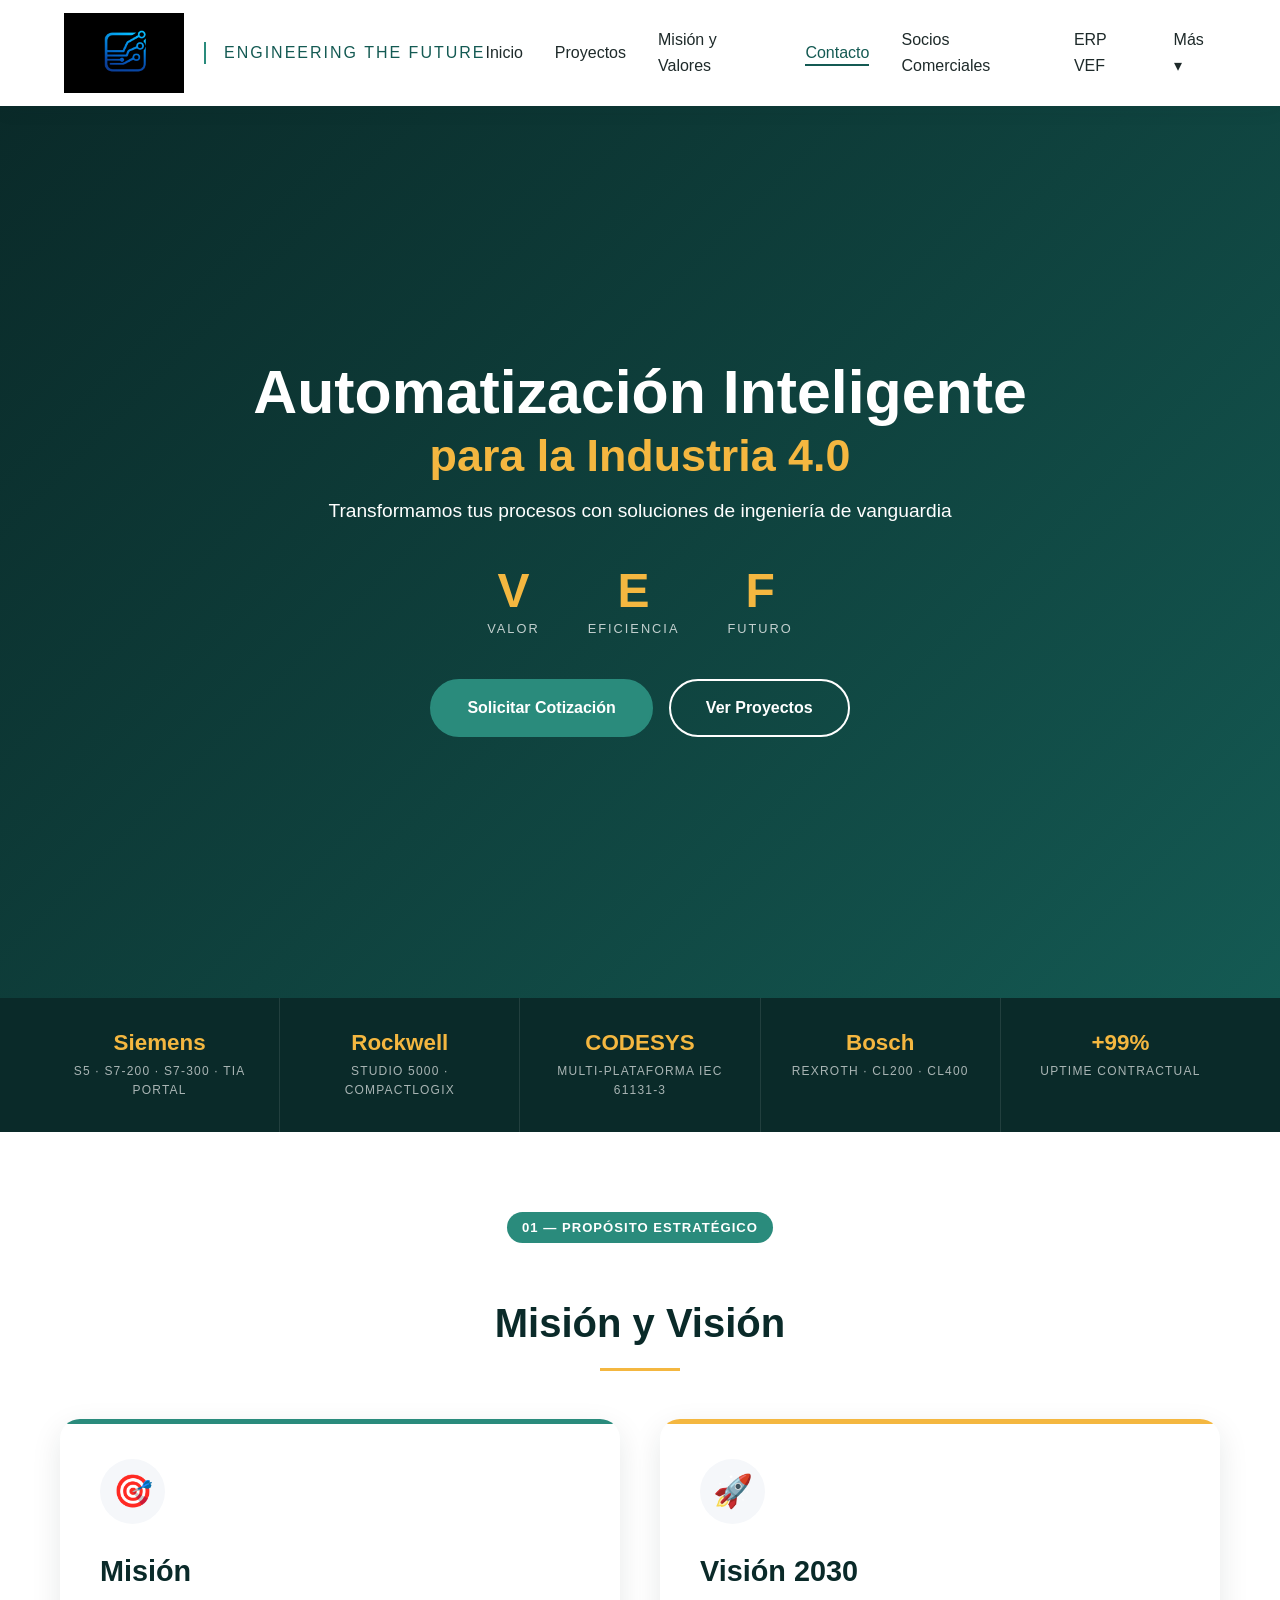
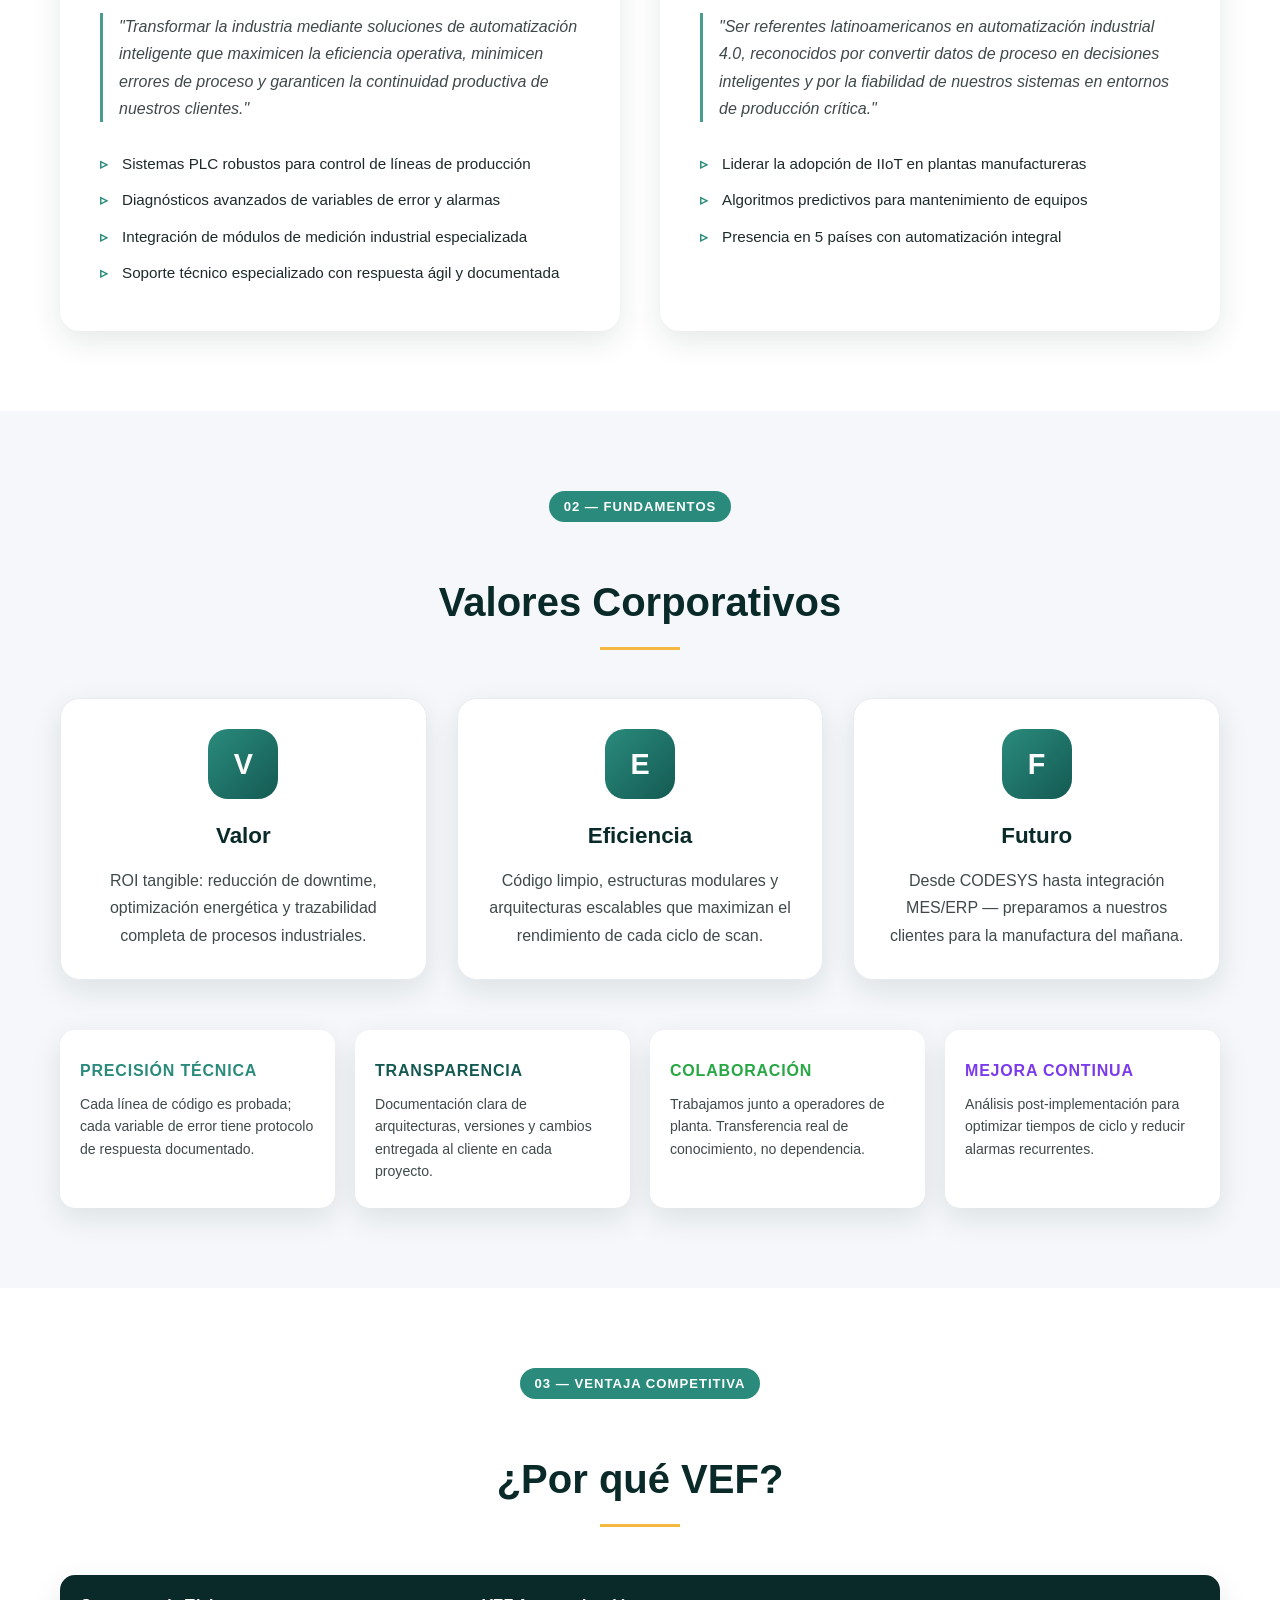
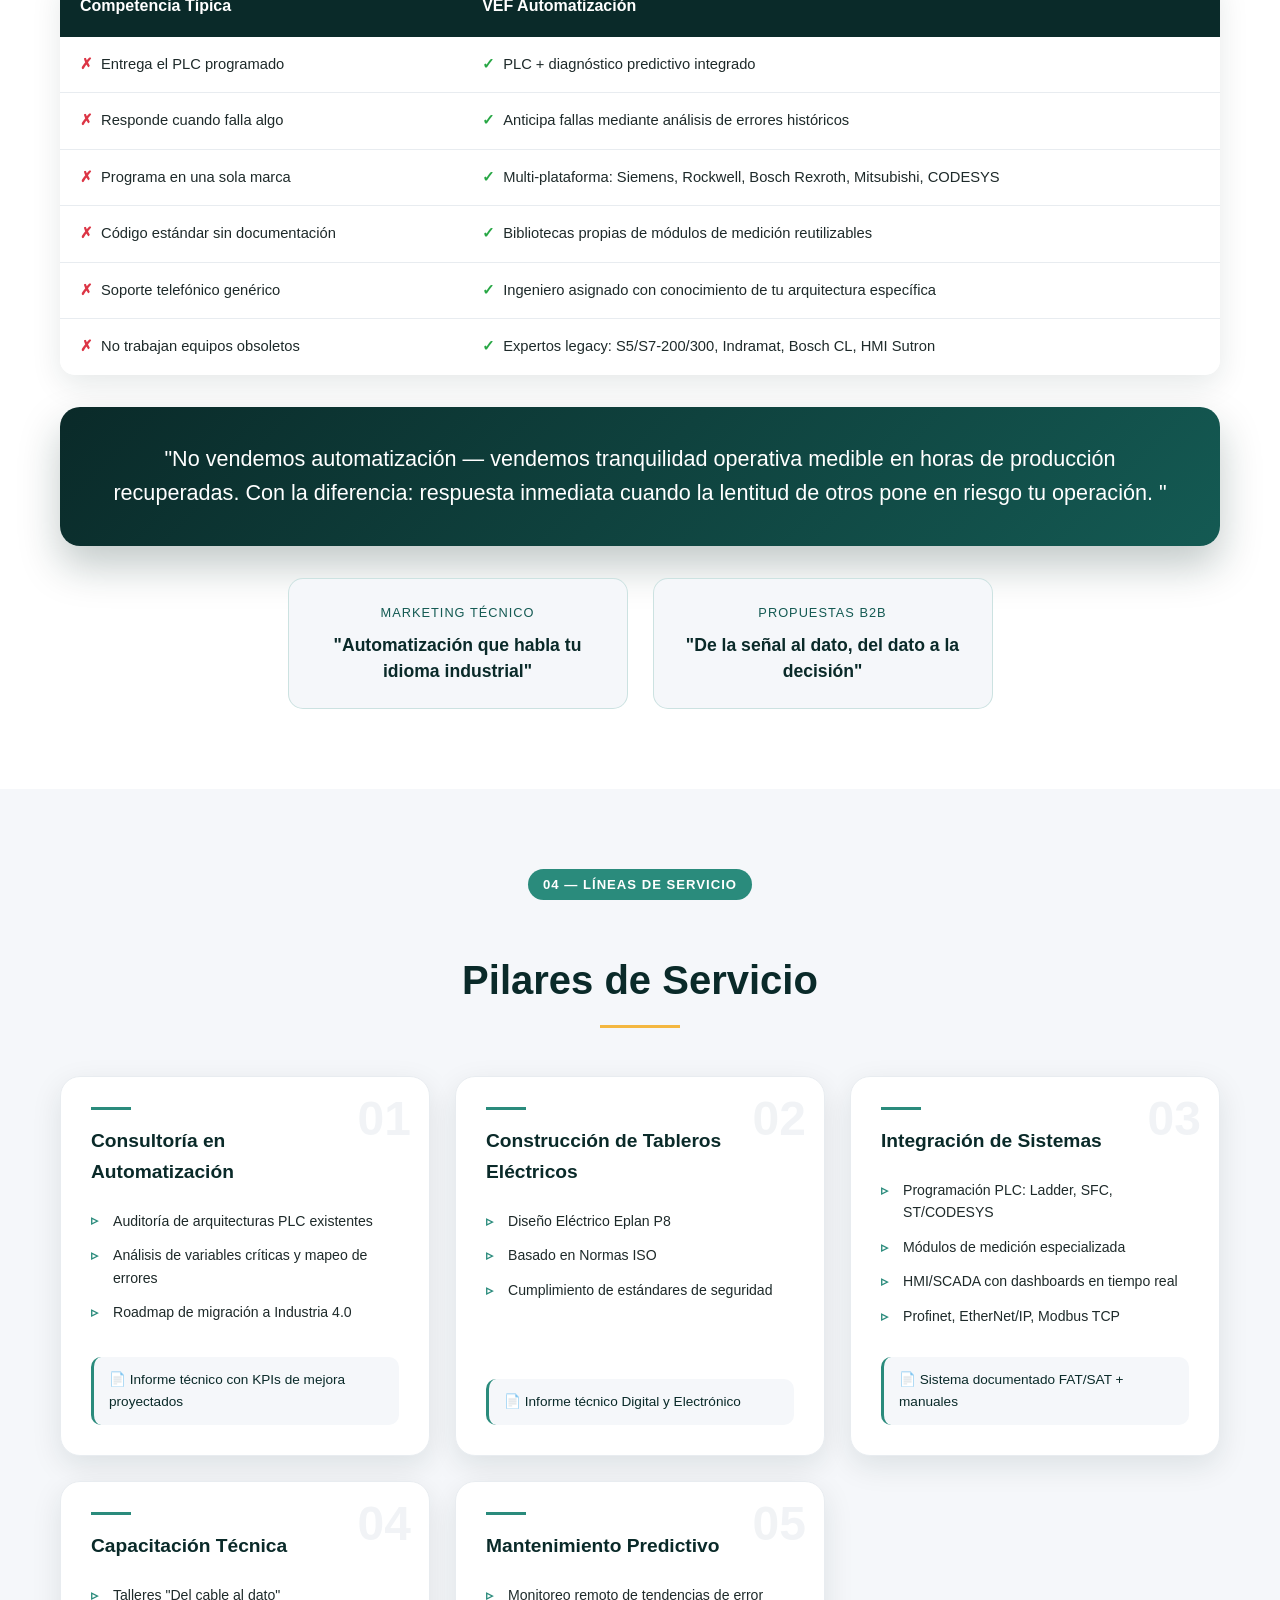
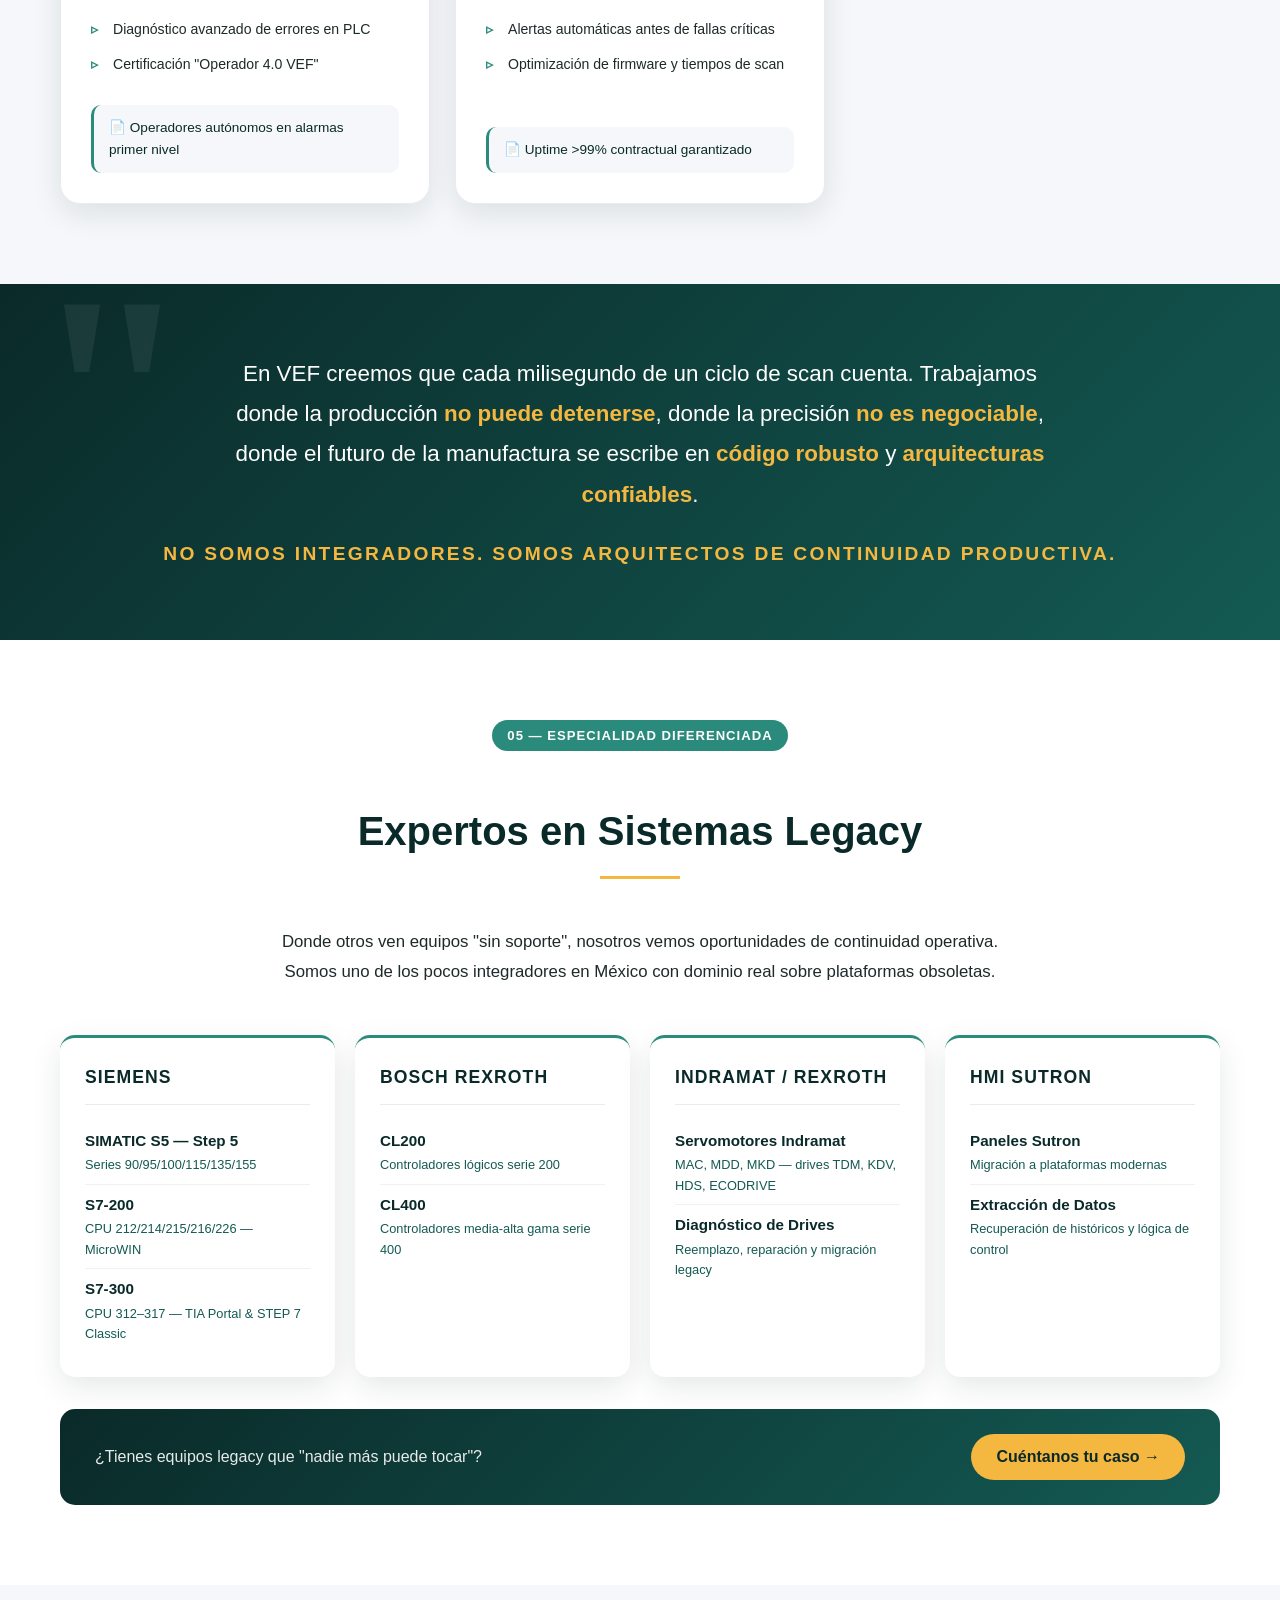
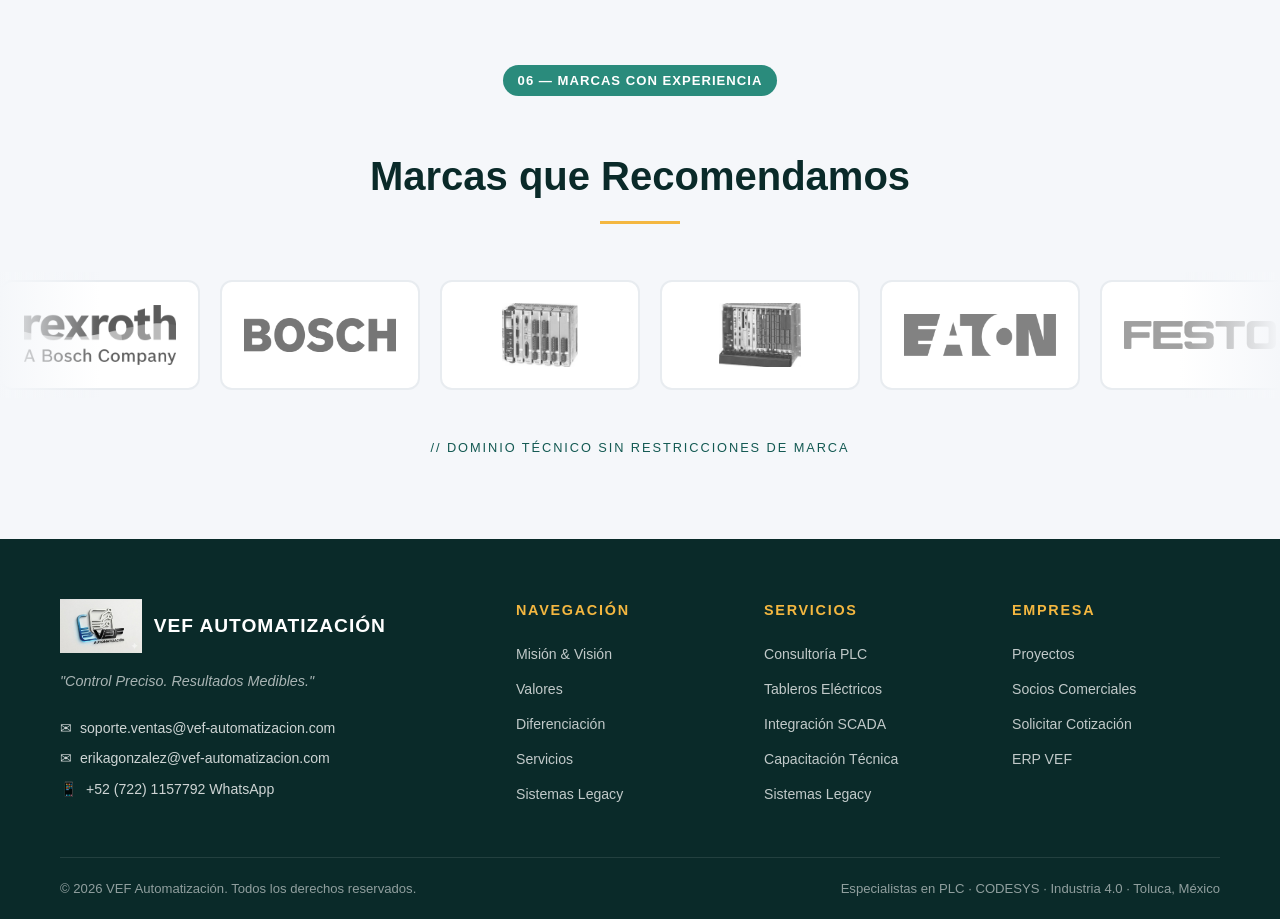
<file: index.html>
<!DOCTYPE html>
<html lang="es">
<head>
<meta charset="UTF-8">
<meta name="viewport" content="width=device-width, initial-scale=1.0">
<title>VEF Automatización | Control Preciso. Resultados Medibles.</title>
<link rel="preconnect" href="https://fonts.googleapis.com">
<link rel="preconnect" href="https://fonts.gstatic.com" crossorigin>
<link href="https://fonts.googleapis.com/css2?family=Inter:wght@300;400;500;600;700;800&display=swap" rel="stylesheet">
<link rel="stylesheet" href="css/Style.css">
<link rel="icon" type="image/png" href="images/VEF_.png">
<style>
.hero-buttons {
    display: flex !important;
    flex-wrap: wrap !important;
    gap: 1rem !important;
    justify-content: center !important;
    align-items: center !important;
}
.btn-socios {
    background: transparent;
    color: #fff !important;
    border: 2px solid rgba(255,255,255,0.6);
    padding: 0.85rem 1.8rem;
    border-radius: 50px;
    font-weight: 600;
    font-size: 0.95rem;
    letter-spacing: 0.02em;
    text-decoration: none;
    transition: background 0.2s, border-color 0.2s;
    display: inline-flex;
    align-items: center;
    gap: 0.4rem;
}
.btn-socios:hover {
    background: rgba(255,255,255,0.1);
    border-color: #fff;
}
</style>
</head>
<body>

<!-- ══ HEADER ═══════════════════════════ -->
<header class="header">
    <nav class="navbar">
        <a href="index.html" class="logo-container">
            <img src="assets/VEF.png" alt="VEF Automatización">
            <span class="slogan">Engineering the Future</span>
        </a>
        <ul class="nav-menu" id="navMenu">
            <li><a href="#mision" class="active">Inicio</a></li>
            <li><a href="proyectos.html">Proyectos</a></li>
            <li><a href="#valores">Misión y Valores</a></li>
            <li><a href="#contacto">Contacto</a></li>
            <li><a href="socios.html">Socios Comerciales</a></li>
            <li><a href="http://5.189.189.101" target="_blank" rel="noopener">ERP VEF</a></li>
            <li class="dropdown">
                <a href="#" class="dropbtn">Más ▾</a>
                <div class="dropdown-content">
                    <a href="#servicios">Servicios</a>
                    <a href="#legacy">Sistemas Legacy</a>
                    <a href="cotizacion.html">Cotización</a>
                </div>
            </li>
        </ul>
        <button class="hamburger" id="hamburger" aria-label="Menú">
            <span class="bar"></span>
            <span class="bar"></span>
            <span class="bar"></span>
        </button>
    </nav>
</header>

<!-- ══ HERO CON VIDEO ABB ═══════════════ -->
<section class="hero">
    <div class="video-container">
        <video autoplay muted loop playsinline>
            <source src="assets/1073693123-preview.mp4" type="video/mp4">
        </video>
    </div>
    <div class="overlay"></div>
    <div class="hero-content">
        <h1>Automatización Inteligente
            <span>para la Industria 4.0</span>
        </h1>
        <p>Transformamos tus procesos con soluciones de ingeniería de vanguardia</p>
        <div class="hero-vef">
            <div class="vef-item">
                <span class="vef-letter">V</span>
                <span class="vef-word">Valor</span>
            </div>
            <div class="vef-item">
                <span class="vef-letter">E</span>
                <span class="vef-word">Eficiencia</span>
            </div>
            <div class="vef-item">
                <span class="vef-letter">F</span>
                <span class="vef-word">Futuro</span>
            </div>
        </div>
        <div class="hero-buttons">
            <a href="cotizacion.html" class="btn btn-primary">Solicitar Cotización</a>
            <a href="proyectos.html" class="btn btn-secondary">Ver Proyectos</a>

        </div>
    </div>
</section>

<!-- ══ STATS BAR ═════════════════════════ -->
<div class="stats-bar">
    <div class="stats-inner">
        <div class="stat-block">
            <span class="stat-n">Siemens</span>
            <span class="stat-l">S5 · S7-200 · S7-300 · TIA Portal</span>
        </div>
        <div class="stat-block">
            <span class="stat-n">Rockwell</span>
            <span class="stat-l">Studio 5000 · CompactLogix</span>
        </div>
        <div class="stat-block">
            <span class="stat-n">CODESYS</span>
            <span class="stat-l">Multi-plataforma IEC 61131-3</span>
        </div>
        <div class="stat-block">
            <span class="stat-n">Bosch</span>
            <span class="stat-l">Rexroth · CL200 · CL400</span>
        </div>
        <div class="stat-block">
            <span class="stat-n">+99%</span>
            <span class="stat-l">Uptime Contractual</span>
        </div>
    </div>
</div>

<!-- ══ 01 MISIÓN & VISIÓN ════════════════ -->
<section class="section" id="mision">
    <div class="container">
        <div class="section-head reveal">
            <div style="text-align:center; margin-bottom:2rem;">
                <span class="section-tag-label">01 — Propósito Estratégico</span>
            </div>
            <h2 class="section-title">Misión y Visión</h2>
        </div>
        <div class="mv-grid reveal">
            <div class="mv-card">
                <div class="mv-icon-wrap">🎯</div>
                <h3>Misión</h3>
                <p class="mv-quote">"Transformar la industria mediante soluciones de automatización inteligente que maximicen la eficiencia operativa, minimicen errores de proceso y garanticen la continuidad productiva de nuestros clientes."</p>
                <ul class="mv-list">
                    <li>Sistemas PLC robustos para control de líneas de producción</li>
                    <li>Diagnósticos avanzados de variables de error y alarmas</li>
                    <li>Integración de módulos de medición industrial especializada</li>
                    <li>Soporte técnico especializado con respuesta ágil y documentada</li>
                </ul>
            </div>
            <div class="mv-card vision-card">
                <div class="mv-icon-wrap">🚀</div>
                <h3>Visión 2030</h3>
                <p class="mv-quote">"Ser referentes latinoamericanos en automatización industrial 4.0, reconocidos por convertir datos de proceso en decisiones inteligentes y por la fiabilidad de nuestros sistemas en entornos de producción crítica."</p>
                <ul class="mv-list">
                    <li>Liderar la adopción de IIoT en plantas manufactureras</li>
                    <li>Algoritmos predictivos para mantenimiento de equipos</li>
                    <li>Presencia en 5 países con automatización integral</li>
                </ul>
            </div>
        </div>
    </div>
</section>

<!-- ══ 02 VALORES ════════════════════════ -->
<section class="section section-alt" id="valores">
    <div class="container">
        <div class="reveal" style="text-align:center; margin-bottom:2rem;">
            <span class="section-tag-label">02 — Fundamentos</span>
        </div>
        <h2 class="section-title reveal">Valores Corporativos</h2>
        <div class="valores-grid reveal">
            <div class="valor-card">
                <div class="valor-ico">V</div>
                <h3>Valor</h3>
                <p>ROI tangible: reducción de downtime, optimización energética y trazabilidad completa de procesos industriales.</p>
            </div>
            <div class="valor-card">
                <div class="valor-ico">E</div>
                <h3>Eficiencia</h3>
                <p>Código limpio, estructuras modulares y arquitecturas escalables que maximizan el rendimiento de cada ciclo de scan.</p>
            </div>
            <div class="valor-card">
                <div class="valor-ico">F</div>
                <h3>Futuro</h3>
                <p>Desde CODESYS hasta integración MES/ERP — preparamos a nuestros clientes para la manufactura del mañana.</p>
            </div>
        </div>
        <div class="principios-grid reveal">
            <div class="principio-card">
                <h4 style="color:var(--primary-light)">Precisión Técnica</h4>
                <p>Cada línea de código es probada; cada variable de error tiene protocolo de respuesta documentado.</p>
            </div>
            <div class="principio-card">
                <h4 style="color:var(--primary-medium)">Transparencia</h4>
                <p>Documentación clara de arquitecturas, versiones y cambios entregada al cliente en cada proyecto.</p>
            </div>
            <div class="principio-card">
                <h4 style="color:#28a745">Colaboración</h4>
                <p>Trabajamos junto a operadores de planta. Transferencia real de conocimiento, no dependencia.</p>
            </div>
            <div class="principio-card">
                <h4 style="color:#7c3aed">Mejora Continua</h4>
                <p>Análisis post-implementación para optimizar tiempos de ciclo y reducir alarmas recurrentes.</p>
            </div>
        </div>
    </div>
</section>

<!-- ══ 03 DIFERENCIACIÓN ══════════════════ -->
<section class="section" id="diferenciacion">
    <div class="container">
        <div class="reveal" style="text-align:center; margin-bottom:2rem;">
            <span class="section-tag-label">03 — Ventaja Competitiva</span>
        </div>
        <h2 class="section-title reveal">¿Por qué VEF?</h2>
        <div class="diff-table-wrap reveal">
            <table class="diff-table">
                <thead>
                    <tr>
                        <th>Competencia Típica</th>
                        <th>VEF Automatización</th>
                    </tr>
                </thead>
                <tbody>
                    <tr>
                        <td><span class="cross">✗</span>Entrega el PLC programado</td>
                        <td><span class="check">✓</span>PLC + diagnóstico predictivo integrado</td>
                    </tr>
                    <tr>
                        <td><span class="cross">✗</span>Responde cuando falla algo</td>
                        <td><span class="check">✓</span>Anticipa fallas mediante análisis de errores históricos</td>
                    </tr>
                    <tr>
                        <td><span class="cross">✗</span>Programa en una sola marca</td>
                        <td><span class="check">✓</span>Multi-plataforma: Siemens, Rockwell, Bosch Rexroth, Mitsubishi, CODESYS</td>
                    </tr>
                    <tr>
                        <td><span class="cross">✗</span>Código estándar sin documentación</td>
                        <td><span class="check">✓</span>Bibliotecas propias de módulos de medición reutilizables</td>
                    </tr>
                    <tr>
                        <td><span class="cross">✗</span>Soporte telefónico genérico</td>
                        <td><span class="check">✓</span>Ingeniero asignado con conocimiento de tu arquitectura específica</td>
                    </tr>
                    <tr>
                        <td><span class="cross">✗</span>No trabajan equipos obsoletos</td>
                        <td><span class="check">✓</span>Expertos legacy: S5/S7-200/300, Indramat, Bosch CL, HMI Sutron</td>
                    </tr>
                </tbody>
            </table>
        </div>
        <div class="highlight-box reveal">
           "No vendemos automatización — vendemos tranquilidad operativa medible en horas de producción recuperadas.
            Con la diferencia: respuesta inmediata cuando la lentitud de otros pone en riesgo tu operación. "

        </div>
        <div class="lemas-container reveal">
            <div class="lema-card">
                <span class="lema-cat">Marketing Técnico</span>
                <span class="lema-txt">"Automatización que habla tu idioma industrial"</span>
            </div>
            <div class="lema-card">
                <span class="lema-cat">Propuestas B2B</span>
                <span class="lema-txt">"De la señal al dato, del dato a la decisión"</span>
            </div>
        </div>
    </div>
</section>

<!-- ══ 04 SERVICIOS ═══════════════════════ -->
<section class="section section-alt" id="servicios">
    <div class="container">
        <div class="reveal" style="text-align:center; margin-bottom:2rem;">
            <span class="section-tag-label">04 — Líneas de Servicio</span>
        </div>
        <h2 class="section-title reveal">Pilares de Servicio</h2>
        <div class="pillars-grid reveal">
            <div class="pillar-card">
                <span class="pillar-num">01</span>
                <div class="pillar-bar"></div>
                <h3>Consultoría en Automatización</h3>
                <ul class="pillar-list">
                    <li>Auditoría de arquitecturas PLC existentes</li>
                    <li>Análisis de variables críticas y mapeo de errores</li>
                    <li>Roadmap de migración a Industria 4.0</li>
                </ul>
                <div class="pillar-deliverable">📄 Informe técnico con KPIs de mejora proyectados</div>
            </div>
            <div class="pillar-card">
                <span class="pillar-num">02</span>
                <div class="pillar-bar"></div>
                <h3>Construcción de Tableros Eléctricos</h3>
                <ul class="pillar-list">
                    <li>Diseño Eléctrico Eplan P8</li>
                    <li>Basado en Normas ISO</li>
                    <li>Cumplimiento de estándares de seguridad</li>
                </ul>
                <div class="pillar-deliverable">📄 Informe técnico Digital y Electrónico</div>
            </div>
            <div class="pillar-card">
                <span class="pillar-num">03</span>
                <div class="pillar-bar"></div>
                <h3>Integración de Sistemas</h3>
                <ul class="pillar-list">
                    <li>Programación PLC: Ladder, SFC, ST/CODESYS</li>
                    <li>Módulos de medición especializada</li>
                    <li>HMI/SCADA con dashboards en tiempo real</li>
                    <li>Profinet, EtherNet/IP, Modbus TCP</li>
                </ul>
                <div class="pillar-deliverable">📄 Sistema documentado FAT/SAT + manuales</div>
            </div>
            <div class="pillar-card">
                <span class="pillar-num">04</span>
                <div class="pillar-bar"></div>
                <h3>Capacitación Técnica</h3>
                <ul class="pillar-list">
                    <li>Talleres "Del cable al dato"</li>
                    <li>Diagnóstico avanzado de errores en PLC</li>
                    <li>Certificación "Operador 4.0 VEF"</li>
                </ul>
                <div class="pillar-deliverable">📄 Operadores autónomos en alarmas primer nivel</div>
            </div>
            <div class="pillar-card">
                <span class="pillar-num">05</span>
                <div class="pillar-bar"></div>
                <h3>Mantenimiento Predictivo</h3>
                <ul class="pillar-list">
                    <li>Monitoreo remoto de tendencias de error</li>
                    <li>Alertas automáticas antes de fallas críticas</li>
                    <li>Optimización de firmware y tiempos de scan</li>
                </ul>
                <div class="pillar-deliverable">📄 Uptime &gt;99% contractual garantizado</div>
            </div>
        </div>
    </div>
</section>

<!-- ══ MANIFIESTO ════════════════════════ -->
<div class="manifesto-band reveal">
    <div class="container">
        <p>En VEF creemos que cada milisegundo de un ciclo de scan cuenta. Trabajamos donde la producción <strong>no puede detenerse</strong>, donde la precisión <strong>no es negociable</strong>, donde el futuro de la manufactura se escribe en <strong>código robusto</strong> y <strong>arquitecturas confiables</strong>.</p>
        <div class="manifesto-close">No somos integradores. Somos arquitectos de continuidad productiva.</div>
    </div>
</div>

<!-- ══ 05 SISTEMAS LEGACY ════════════════ -->
<section class="section" id="legacy">
    <div class="container">
        <div class="reveal" style="text-align:center; margin-bottom:2rem;">
            <span class="section-tag-label">05 — Especialidad Diferenciada</span>
        </div>
        <h2 class="section-title reveal">Expertos en Sistemas Legacy</h2>
        <p class="legacy-intro reveal">Donde otros ven equipos "sin soporte", nosotros vemos oportunidades de continuidad operativa. Somos uno de los pocos integradores en México con dominio real sobre plataformas obsoletas.</p>
        <div class="legacy-grid reveal">
            <div class="legacy-card">
                <div class="legacy-brand">Siemens</div>
                <ul class="legacy-list">
                    <li><span class="legacy-model">SIMATIC S5 — Step 5</span><span class="legacy-sub">Series 90/95/100/115/135/155</span></li>
                    <li><span class="legacy-model">S7-200</span><span class="legacy-sub">CPU 212/214/215/216/226 — MicroWIN</span></li>
                    <li><span class="legacy-model">S7-300</span><span class="legacy-sub">CPU 312–317 — TIA Portal & STEP 7 Classic</span></li>
                </ul>
            </div>
            <div class="legacy-card">
                <div class="legacy-brand">Bosch Rexroth</div>
                <ul class="legacy-list">
                    <li><span class="legacy-model">CL200</span><span class="legacy-sub">Controladores lógicos serie 200</span></li>
                    <li><span class="legacy-model">CL400</span><span class="legacy-sub">Controladores media-alta gama serie 400</span></li>
                </ul>
            </div>
            <div class="legacy-card">
                <div class="legacy-brand">Indramat / Rexroth</div>
                <ul class="legacy-list">
                    <li><span class="legacy-model">Servomotores Indramat</span><span class="legacy-sub">MAC, MDD, MKD — drives TDM, KDV, HDS, ECODRIVE</span></li>
                    <li><span class="legacy-model">Diagnóstico de Drives</span><span class="legacy-sub">Reemplazo, reparación y migración legacy</span></li>
                </ul>
            </div>
            <div class="legacy-card">
                <div class="legacy-brand">HMI Sutron</div>
                <ul class="legacy-list">
                    <li><span class="legacy-model">Paneles Sutron</span><span class="legacy-sub">Migración a plataformas modernas</span></li>
                    <li><span class="legacy-model">Extracción de Datos</span><span class="legacy-sub">Recuperación de históricos y lógica de control</span></li>
                </ul>
            </div>
        </div>
        <div class="legacy-cta reveal">
            <p>¿Tienes equipos legacy que "nadie más puede tocar"?</p>
            <a href="cotizacion.html">Cuéntanos tu caso →</a>
        </div>
    </div>
</section>

<!-- ══ 06 CARRUSEL MARCAS ════════════════ -->
<section class="section section-alt" id="marcas">
    <div class="container">
        <div class="reveal" style="text-align:center; margin-bottom:2rem;">
            <span class="section-tag-label">06 — Marcas con Experiencia</span>
        </div>
        <h2 class="section-title reveal">Marcas que Recomendamos</h2>
    </div>
    <div class="carrusel-wrap reveal">
        <div class="carrusel-track">
            <div class="marca-tile"><img src="images/marcas/bosch-rexroth.png" alt="Bosch Rexroth" loading="lazy" class="carrusel-img"></div>
            <div class="marca-tile"><img src="images/marcas/bosch.png" alt="Bosch" loading="lazy" class="carrusel-img"></div>
            <div class="marca-tile"><img src="images/marcas/bosch-cl200.png" alt="Bosch CL200" loading="lazy" class="carrusel-img"></div>
            <div class="marca-tile"><img src="images/marcas/bosch-cl400.png" alt="Bosch CL400" loading="lazy" class="carrusel-img"></div>
            <div class="marca-tile"><img src="images/marcas/eaton.png" alt="Eaton" loading="lazy" class="carrusel-img"></div>
            <div class="marca-tile"><img src="images/marcas/festo.png" alt="Festo" loading="lazy" class="carrusel-img"></div>
            <div class="marca-tile"><img src="images/marcas/mitsubishi.png" alt="Mitsubishi Electric" loading="lazy" class="carrusel-img"></div>
            <div class="marca-tile"><img src="images/marcas/pilz.png" alt="Pilz" loading="lazy" class="carrusel-img"></div>
            <div class="marca-tile"><img src="images/marcas/rittal.png" alt="Rittal" loading="lazy" class="carrusel-img"></div>
            <div class="marca-tile"><img src="images/marcas/rockwell.png" alt="Rockwell Automation" loading="lazy" class="carrusel-img"></div>
            <div class="marca-tile"><img src="images/marcas/siemens.png" alt="Siemens" loading="lazy" class="carrusel-img"></div>
            <div class="marca-tile"><img src="images/marcas/keyence.png" alt="Keyence" loading="lazy" class="carrusel-img"></div>
            <div class="marca-tile"><img src="images/marcas/finder.png" alt="Finder" loading="lazy" class="carrusel-img"></div>
            <div class="marca-tile"><img src="images/marcas/wago.png" alt="WAGO" loading="lazy" class="carrusel-img"></div>
            <!-- duplicado para bucle continuo -->
            <div class="marca-tile" aria-hidden="true"><img src="images/marcas/bosch-rexroth.png" alt="" loading="lazy" class="carrusel-img"></div>
            <div class="marca-tile" aria-hidden="true"><img src="images/marcas/bosch.png" alt="" loading="lazy" class="carrusel-img"></div>
            <div class="marca-tile" aria-hidden="true"><img src="images/marcas/bosch-cl200.png" alt="" loading="lazy" class="carrusel-img"></div>
            <div class="marca-tile" aria-hidden="true"><img src="images/marcas/bosch-cl400.png" alt="" loading="lazy" class="carrusel-img"></div>
            <div class="marca-tile" aria-hidden="true"><img src="images/marcas/eaton.png" alt="" loading="lazy" class="carrusel-img"></div>
            <div class="marca-tile" aria-hidden="true"><img src="images/marcas/festo.png" alt="" loading="lazy" class="carrusel-img"></div>
            <div class="marca-tile" aria-hidden="true"><img src="images/marcas/mitsubishi.png" alt="" loading="lazy" class="carrusel-img"></div>
            <div class="marca-tile" aria-hidden="true"><img src="images/marcas/pilz.png" alt="" loading="lazy" class="carrusel-img"></div>
            <div class="marca-tile" aria-hidden="true"><img src="images/marcas/rittal.png" alt="" loading="lazy" class="carrusel-img"></div>
            <div class="marca-tile" aria-hidden="true"><img src="images/marcas/rockwell.png" alt="" loading="lazy" class="carrusel-img"></div>
            <div class="marca-tile" aria-hidden="true"><img src="images/marcas/siemens.png" alt="" loading="lazy" class="carrusel-img"></div>
            <div class="marca-tile" aria-hidden="true"><img src="images/marcas/keyence.png" alt="" loading="lazy" class="carrusel-img"></div>
            <div class="marca-tile" aria-hidden="true"><img src="images/marcas/finder.png" alt="" loading="lazy" class="carrusel-img"></div>
            <div class="marca-tile" aria-hidden="true"><img src="images/marcas/wago.png" alt="" loading="lazy" class="carrusel-img"></div>
        </div>
    </div>
    <div class="container">
        <p class="carrusel-caption">// Dominio técnico sin restricciones de marca</p>
    </div>
</section>

<!-- ══ FOOTER ════════════════════════════ -->
<footer class="footer" id="contacto">
    <div class="container">
        <div class="footer-grid">
            <div>
                <div class="footer-logo-wrap">
                    <img src="assets/VEF_.png" alt="VEF">
                    <span class="footer-brand">VEF Automatización</span>
                </div>
                <p class="footer-tagline">"Control Preciso. Resultados Medibles."</p>
                <p class="footer-contact-item">✉ <a href="mailto:soporte.ventas@vef-automatizacion.com">soporte.ventas@vef-automatizacion.com</a></p>
                <p class="footer-contact-item">✉ <a href="mailto:erikagonzalez@vef-automatizacion.com">erikagonzalez@vef-automatizacion.com</a></p>
                <p class="footer-contact-item">📱 <a href="https://wa.me/527221157792">+52 (722) 1157792 WhatsApp</a></p>
            </div>
            <div class="footer-col">
                <h5>Navegación</h5>
                <ul>
                    <li><a href="#mision">Misión &amp; Visión</a></li>
                    <li><a href="#valores">Valores</a></li>
                    <li><a href="#diferenciacion">Diferenciación</a></li>
                    <li><a href="#servicios">Servicios</a></li>
                    <li><a href="#legacy">Sistemas Legacy</a></li>
                </ul>
            </div>
            <div class="footer-col">
                <h5>Servicios</h5>
                <ul>
                    <li><a href="#servicios">Consultoría PLC</a></li>
                    <li><a href="#servicios">Tableros Eléctricos</a></li>
                    <li><a href="#servicios">Integración SCADA</a></li>
                    <li><a href="#servicios">Capacitación Técnica</a></li>
                    <li><a href="#legacy">Sistemas Legacy</a></li>
                </ul>
            </div>
            <div class="footer-col">
                <h5>Empresa</h5>
                <ul>
                    <li><a href="proyectos.html">Proyectos</a></li>
                    <li><a href="socios.html">Socios Comerciales</a></li>
                    <li><a href="cotizacion.html">Solicitar Cotización</a></li>
                    <li><a href="http://5.189.189.101" target="_blank" rel="noopener">ERP VEF</a></li>
                </ul>
            </div>
        </div>
        <div class="footer-bottom">
            <span class="footer-copy">© 2026 VEF Automatización. Todos los derechos reservados.</span>
            <span class="footer-copy">Especialistas en PLC · CODESYS · Industria 4.0 · Toluca, México</span>
        </div>
    </div>
</footer>

<script src="main.js"></script>
</body>
</html>
</file>
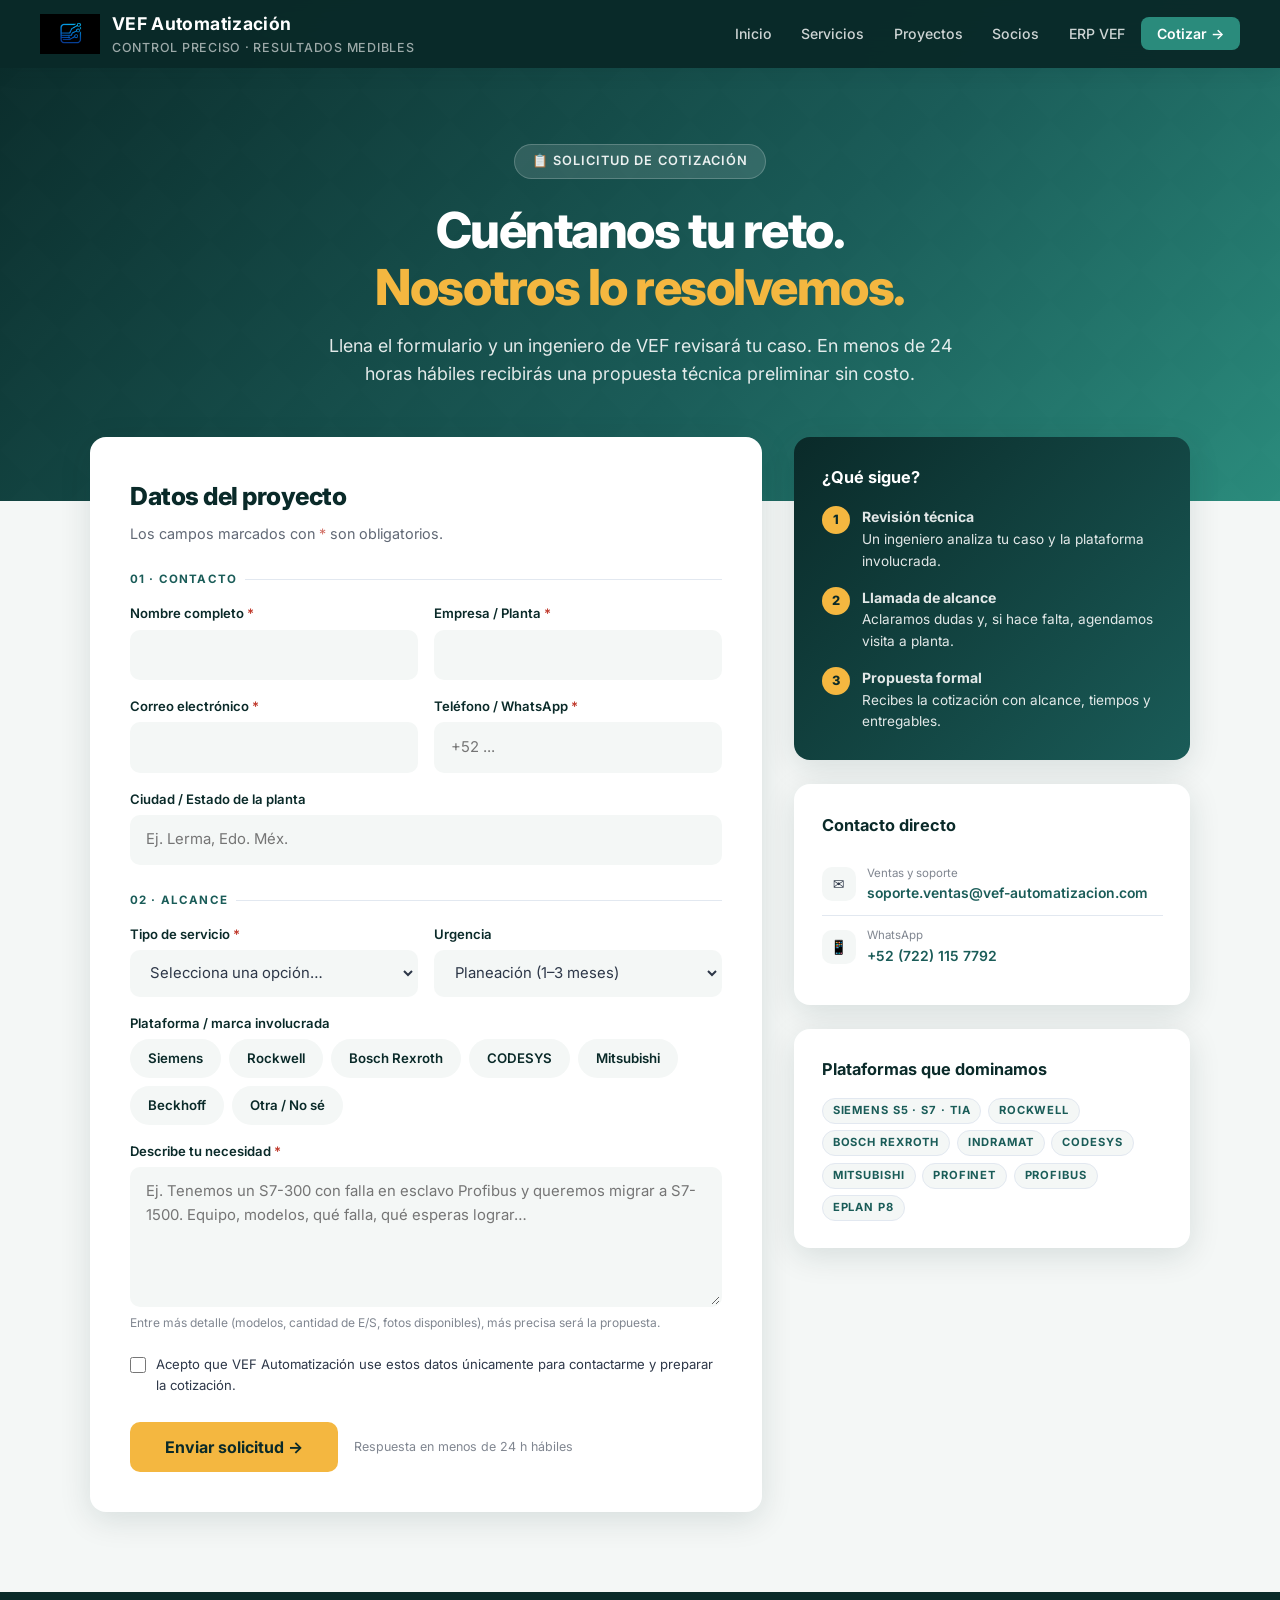
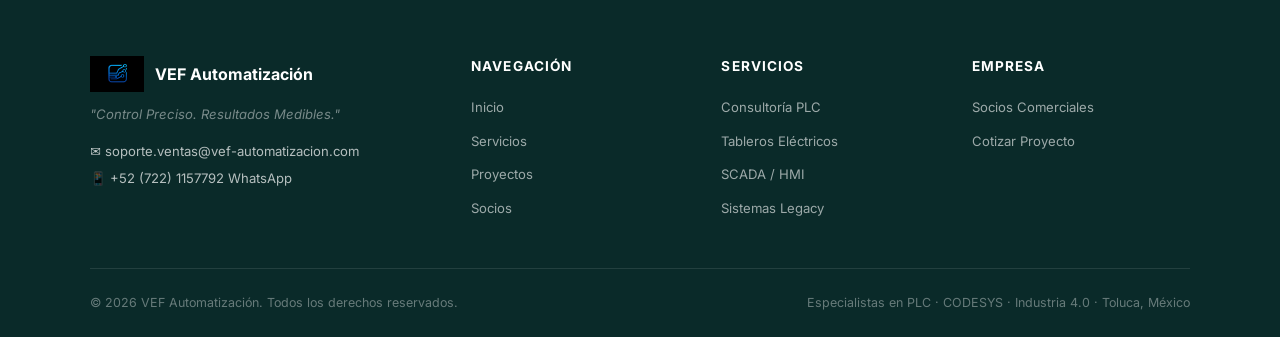
<file: cotizacion.html>
<!DOCTYPE html>
<html lang="es">
<head>
<meta charset="UTF-8">
<meta name="viewport" content="width=device-width, initial-scale=1.0">
<title>VEF Automatización | Solicitar Cotización</title>
<meta name="description" content="Solicita una cotización de automatización industrial, tableros eléctricos, PLC, HMI, SCADA y sistemas legacy con VEF Automatización.">
<link rel="icon" type="image/png" href="images/VEF_.png">
<link rel="preconnect" href="https://fonts.googleapis.com">
<link rel="preconnect" href="https://fonts.gstatic.com" crossorigin>
<link href="https://fonts.googleapis.com/css2?family=Inter:wght@300;400;500;600;700;800&display=swap" rel="stylesheet">
<style>
/* ════════════════════════════════════════
   VEF — SOLICITAR COTIZACIÓN
   Mismo sistema visual que proyectos.html
════════════════════════════════════════ */
:root {
    --primary-dark:   #0a2a29;
    --primary-medium: #1a5c58;
    --primary-light:  #2a8b7c;
    --secondary:      #F4B740;
    --white:          #ffffff;
    --neutral-light:  #f4f7f6;
    --neutral-dark:   #2d3748;
    --gray:           #e2e8f0;
    --danger:         #c0392b;
    --shadow:         0 8px 32px rgba(10,42,41,0.12);
    --shadow-hover:   0 16px 48px rgba(10,42,41,0.22);
    --transition:     all 0.3s ease;
    --radius:         16px;
}
*, *::before, *::after { box-sizing: border-box; margin: 0; padding: 0; }
html { scroll-behavior: smooth; }
body { font-family: 'Inter', system-ui, sans-serif; color: var(--neutral-dark); background: var(--neutral-light); line-height: 1.6; overflow-x: hidden; }
img { max-width: 100%; height: auto; display: block; }
a { color: inherit; text-decoration: none; }
ul { list-style: none; }
.container { width: 100%; max-width: 1180px; margin: 0 auto; padding: 0 clamp(1rem, 4vw, 2.5rem); }

/* ════ HEADER (idéntico a proyectos.html) ════ */
.header { position: fixed; top: 0; left: 0; right: 0; z-index: 1000; background: rgba(10,42,41,0.97); backdrop-filter: blur(14px); box-shadow: 0 2px 20px rgba(10,42,41,0.1); }
.navbar { display: flex; align-items: center; justify-content: space-between; height: 68px; padding: 0 clamp(1rem, 4vw, 2.5rem); max-width: 1280px; margin: 0 auto; }
.logo-container { display: flex; align-items: center; gap: 0.75rem; flex-shrink: 0; }
.logo-container img { height: 40px; width: auto; object-fit: contain; }
.logo-text { font-size: 1.1rem; font-weight: 700; color: #fff; letter-spacing: 0.02em; }
.slogan { font-size: 0.78rem; font-weight: 500; color: rgba(255,255,255,0.6); letter-spacing: 0.06em; text-transform: uppercase; }
.nav-menu { display: flex; align-items: center; gap: 0.15rem; }
.nav-menu a { color: rgba(255,255,255,0.8); font-size: 0.88rem; font-weight: 500; padding: 0.45rem 0.85rem; border-radius: 6px; transition: var(--transition); white-space: nowrap; }
.nav-menu a:hover, .nav-menu a.active { color: #fff; background: rgba(255,255,255,0.12); }
.nav-cta { background: var(--primary-light) !important; color: #fff !important; border-radius: 8px !important; padding: 0.5rem 1rem !important; font-weight: 600 !important; }
.hamburger { display: none; flex-direction: column; gap: 5px; background: none; border: none; cursor: pointer; padding: 8px; border-radius: 6px; }
.bar { width: 24px; height: 2px; background: #fff; border-radius: 2px; transition: all 0.3s; display: block; }
.hamburger.active .bar:nth-child(1) { transform: translateY(7px) rotate(45deg); }
.hamburger.active .bar:nth-child(2) { opacity: 0; }
.hamburger.active .bar:nth-child(3) { transform: translateY(-7px) rotate(-45deg); }

/* ════ HERO ════ */
.quote-hero {
    background: linear-gradient(135deg, var(--primary-dark) 0%, var(--primary-medium) 60%, var(--primary-light) 100%);
    padding: clamp(7rem, 13vw, 9rem) clamp(1rem, 5vw, 2rem) clamp(5rem, 9vw, 7rem);
    text-align: center; color: var(--white); position: relative; overflow: hidden;
}
.quote-hero::before { content: ''; position: absolute; inset: 0; background: url("data:image/svg+xml,%3Csvg width='60' height='60' viewBox='0 0 60 60' xmlns='http://www.w3.org/2000/svg'%3E%3Cpath d='M30 0 L60 30 L30 60 L0 30 Z' fill='rgba(255,255,255,0.03)'/%3E%3C/svg%3E"); opacity: .15; }
.hero-badge { display: inline-flex; align-items: center; gap: 8px; background: rgba(255,255,255,0.12); border: 1px solid rgba(255,255,255,0.2); border-radius: 50px; padding: 0.4rem 1.1rem; font-size: 0.8rem; font-weight: 600; letter-spacing: 0.08em; text-transform: uppercase; color: rgba(255,255,255,0.9); margin-bottom: 1.4rem; position: relative; }
.quote-hero h1 { font-size: clamp(2rem, 5.5vw, 3.1rem); margin-bottom: 1rem; position: relative; font-weight: 800; letter-spacing: -0.03em; line-height: 1.15; }
.quote-hero h1 span { color: var(--secondary); }
.quote-hero p { font-size: clamp(1rem, 2vw, 1.12rem); max-width: 640px; margin: 0 auto; opacity: .88; position: relative; }

/* ════ LAYOUT ════ */
.quote-section { margin-top: clamp(-4rem, -6vw, -3rem); padding-bottom: clamp(3rem, 8vw, 5rem); position: relative; z-index: 2; }
.quote-grid { display: grid; grid-template-columns: minmax(0, 1.7fr) minmax(0, 1fr); gap: clamp(1.2rem, 3vw, 2rem); align-items: start; }

/* ════ TARJETA FORMULARIO ════ */
.form-card { background: var(--white); border-radius: var(--radius); box-shadow: var(--shadow); padding: clamp(1.4rem, 4vw, 2.5rem); }
.form-card h2 { font-size: clamp(1.25rem, 3vw, 1.55rem); color: var(--primary-dark); font-weight: 800; letter-spacing: -0.02em; }
.form-intro { font-size: 0.9rem; opacity: 0.75; margin: 0.3rem 0 1.6rem; }
.form-step { font-size: 0.72rem; font-weight: 700; letter-spacing: 0.1em; text-transform: uppercase; color: var(--primary-medium); display: flex; align-items: center; gap: 8px; margin: 1.6rem 0 0.9rem; }
.form-step::after { content: ''; flex: 1; height: 1px; background: var(--gray); }
.form-step:first-of-type { margin-top: 0; }
.fields { display: grid; grid-template-columns: 1fr 1fr; gap: 1rem; }
.field { display: flex; flex-direction: column; gap: 0.35rem; }
.field.full { grid-column: 1 / -1; }
.field label, .field .label { font-size: 0.82rem; font-weight: 600; color: var(--primary-dark); }
.field label .req { color: var(--danger); }
.field input, .field select, .field textarea {
    font: inherit; font-size: 0.93rem; color: var(--neutral-dark); background: var(--neutral-light);
    border: 2px solid transparent; border-radius: 10px; padding: 0.7rem 0.9rem; transition: var(--transition); width: 100%;
}
.field textarea { min-height: 140px; resize: vertical; }
.field input:focus, .field select:focus, .field textarea:focus { outline: none; border-color: var(--primary-light); background: var(--white); box-shadow: 0 0 0 4px rgba(42,139,124,0.12); }
.field.invalid input, .field.invalid select, .field.invalid textarea { border-color: var(--danger); background: #fff6f5; }
.field .err { font-size: 0.75rem; color: var(--danger); display: none; }
.field.invalid .err { display: block; }
.hint { font-size: 0.75rem; opacity: 0.6; }

/* chips de marca */
.chips { display: flex; flex-wrap: wrap; gap: 0.5rem; }
.chip { position: relative; }
.chip input { position: absolute; inset: 0; width: 100%; height: 100%; margin: 0; opacity: 0; pointer-events: none; }
.chip span { display: inline-block; padding: 0.42rem 1rem; border-radius: 50px; background: var(--neutral-light); border: 2px solid transparent; font-size: 0.83rem; font-weight: 600; cursor: pointer; transition: var(--transition); user-select: none; }
.chip span:hover { border-color: var(--primary-light); color: var(--primary-medium); }
.chip input:checked + span { background: var(--primary-dark); color: #fff; border-color: var(--primary-dark); }
.chip input:focus-visible + span { box-shadow: 0 0 0 4px rgba(42,139,124,0.25); }

.consent { display: flex; gap: 0.6rem; align-items: flex-start; font-size: 0.82rem; margin-top: 1.4rem; }
.consent input { margin-top: 3px; accent-color: var(--primary-light); width: 16px; height: 16px; flex-shrink: 0; }
.consent.invalid { color: var(--danger); }

.hp { position: absolute !important; left: -9999px !important; width: 1px; height: 1px; overflow: hidden; }

.btn-primary { display: inline-flex; align-items: center; justify-content: center; gap: 8px; background: var(--secondary); color: var(--primary-dark); font-weight: 700; font-size: 1rem; padding: 0.95rem 2.2rem; border-radius: 10px; transition: var(--transition); border: none; cursor: pointer; font-family: inherit; }
.btn-primary:hover:not(:disabled) { transform: translateY(-3px); box-shadow: 0 8px 28px rgba(244,183,64,0.45); filter: brightness(1.05); }
.btn-primary:disabled { opacity: 0.65; cursor: wait; }
.form-actions { display: flex; flex-wrap: wrap; align-items: center; gap: 1rem; margin-top: 1.6rem; }
.form-actions .btn-primary { flex: 0 0 auto; }
.form-actions small { font-size: 0.78rem; opacity: 0.6; }
.spinner { width: 16px; height: 16px; border: 2px solid rgba(10,42,41,0.3); border-top-color: var(--primary-dark); border-radius: 50%; animation: spin .7s linear infinite; display: none; }
.sending .spinner { display: inline-block; }
@keyframes spin { to { transform: rotate(360deg); } }

/* ════ ESTADO / RESULTADO ════ */
.status { display: none; border-radius: 12px; padding: 1.1rem 1.3rem; margin-top: 1.4rem; font-size: 0.9rem; border-left: 4px solid; }
.status.show { display: block; }
.status.ok { background: #eaf7f3; border-color: var(--primary-light); color: var(--primary-dark); }
.status.warn { background: #fff8e8; border-color: var(--secondary); color: #5c4310; }
.status.error { background: #fff1ef; border-color: var(--danger); color: #6b1d14; }
.status strong { display: block; margin-bottom: 0.25rem; font-size: 0.95rem; }
.status .fallback { display: flex; flex-wrap: wrap; gap: 0.6rem; margin-top: 0.8rem; }
.btn-alt { display: inline-flex; align-items: center; gap: 6px; padding: 0.55rem 1.1rem; border-radius: 8px; font-size: 0.85rem; font-weight: 600; background: var(--primary-dark); color: #fff; transition: var(--transition); }
.btn-alt:hover { background: var(--primary-light); }
.btn-alt.wa { background: #1f9d55; }
.btn-alt.wa:hover { background: #18834a; }

.success-panel { display: none; text-align: center; padding: clamp(1.5rem, 5vw, 3rem) 0; }
.success-panel.show { display: block; }
.success-icon { width: 72px; height: 72px; border-radius: 50%; background: linear-gradient(135deg, var(--primary-light), var(--primary-medium)); color: #fff; font-size: 2rem; display: flex; align-items: center; justify-content: center; margin: 0 auto 1.2rem; box-shadow: 0 10px 30px rgba(42,139,124,0.35); }
.success-panel h2 { margin-bottom: 0.5rem; }
.success-panel p { max-width: 440px; margin: 0 auto 1.4rem; opacity: 0.8; font-size: 0.93rem; }
.folio { display: inline-block; font-family: ui-monospace, Consolas, monospace; font-size: 0.85rem; background: var(--neutral-light); border-radius: 8px; padding: 0.3rem 0.8rem; margin-bottom: 1.4rem; color: var(--primary-medium); font-weight: 700; }

/* ════ PANEL LATERAL ════ */
.side { display: flex; flex-direction: column; gap: clamp(1rem, 2.5vw, 1.5rem); }
.side-card { background: var(--white); border-radius: var(--radius); box-shadow: var(--shadow); padding: clamp(1.2rem, 3vw, 1.7rem); }
.side-card.dark { background: linear-gradient(135deg, var(--primary-dark), var(--primary-medium)); color: #fff; }
.side-card h3 { font-size: 1.02rem; font-weight: 700; color: var(--primary-dark); margin-bottom: 1rem; }
.side-card.dark h3 { color: #fff; }
.steps li { display: flex; gap: 0.8rem; align-items: flex-start; font-size: 0.85rem; margin-bottom: 0.9rem; }
.steps li:last-child { margin-bottom: 0; }
.steps .n { flex-shrink: 0; width: 28px; height: 28px; border-radius: 50%; background: var(--secondary); color: var(--primary-dark); font-weight: 800; font-size: 0.8rem; display: flex; align-items: center; justify-content: center; }
.steps p { opacity: 0.88; }
.steps strong { display: block; color: #fff; font-size: 0.88rem; }
.contact-list li { display: flex; gap: 0.7rem; align-items: center; font-size: 0.87rem; padding: 0.65rem 0; border-bottom: 1px solid var(--gray); }
.contact-list li:last-child { border-bottom: none; }
.contact-list .ico { width: 34px; height: 34px; border-radius: 10px; background: var(--neutral-light); display: flex; align-items: center; justify-content: center; flex-shrink: 0; }
.contact-list a { color: var(--primary-medium); font-weight: 600; word-break: break-all; }
.contact-list a:hover { color: var(--primary-light); }
.contact-list small { display: block; font-size: 0.72rem; opacity: 0.6; }
.platforms { display: flex; flex-wrap: wrap; gap: 0.4rem; }
.platforms span { font-size: 0.7rem; font-weight: 700; text-transform: uppercase; letter-spacing: 0.08em; padding: 3px 10px; border-radius: 50px; background: var(--neutral-light); color: var(--primary-medium); border: 1px solid var(--gray); }

/* ════ FOOTER (idéntico a proyectos.html) ════ */
.footer { background: var(--primary-dark); color: rgba(255,255,255,0.75); padding: clamp(2.5rem, 6vw, 4rem) 0 1.5rem; }
.footer-grid { display: grid; grid-template-columns: 1.6fr repeat(3, 1fr); gap: 2rem; margin-bottom: 2.5rem; }
.footer-logo-wrap { display: flex; align-items: center; gap: 0.7rem; margin-bottom: 0.7rem; }
.footer-logo-wrap img { height: 36px; }
.footer-brand { font-weight: 700; color: #fff; font-size: 1rem; }
.footer-tagline { font-size: 0.82rem; opacity: 0.6; margin-bottom: 1rem; font-style: italic; }
.footer-contact-item { font-size: 0.82rem; margin-bottom: 0.4rem; }
.footer-contact-item a { color: rgba(255,255,255,0.7); transition: var(--transition); }
.footer-contact-item a:hover { color: var(--secondary); }
.footer-col h5 { color: #fff; font-size: 0.85rem; font-weight: 700; margin-bottom: 1rem; text-transform: uppercase; letter-spacing: 0.08em; }
.footer-col ul li { margin-bottom: 0.5rem; }
.footer-col ul li a { font-size: 0.82rem; color: rgba(255,255,255,0.6); transition: var(--transition); }
.footer-col ul li a:hover { color: var(--secondary); }
.footer-bottom { border-top: 1px solid rgba(255,255,255,0.1); padding-top: 1.5rem; display: flex; justify-content: space-between; flex-wrap: wrap; gap: 0.5rem; }
.footer-copy { font-size: 0.78rem; opacity: 0.5; }

/* ════ RESPONSIVE ════ */
@media (max-width: 980px) {
    .quote-grid { grid-template-columns: 1fr; }
    .side { display: grid; grid-template-columns: 1fr 1fr; }
}
@media (max-width: 900px) {
    .hamburger { display: flex; }
    .nav-menu { display: none; flex-direction: column; position: fixed; top: 68px; left: 0; right: 0; background: rgba(10,42,41,0.98); padding: 1.2rem 1.5rem 1.5rem; gap: 0.3rem; border-top: 1px solid rgba(255,255,255,0.08); }
    .nav-menu.active { display: flex; }
    .nav-menu a { padding: 0.75rem 1rem; border-radius: 8px; width: 100%; font-size: 0.95rem; display: block; }
    .footer-grid { grid-template-columns: 1fr 1fr; }
}
@media (max-width: 640px) {
    .fields { grid-template-columns: 1fr; }
    .side { grid-template-columns: 1fr; }
    .slogan { display: none; }
    .form-actions .btn-primary { width: 100%; }
    .footer-grid { grid-template-columns: 1fr; }
    .footer-bottom { flex-direction: column; align-items: center; text-align: center; }
}
</style>
</head>
<body>

<!-- ════ HEADER ════ -->
<header class="header">
    <nav class="navbar">
        <a href="index.html" class="logo-container" aria-label="VEF Automatización — Inicio">
            <img src="assets/VEF.png" alt="VEF Automatización">
            <div>
                <div class="logo-text">VEF Automatización</div>
                <div class="slogan">Control Preciso · Resultados Medibles</div>
            </div>
        </a>
        <button class="hamburger" id="hamburger" aria-label="Menú" aria-expanded="false">
            <span class="bar"></span><span class="bar"></span><span class="bar"></span>
        </button>
        <ul class="nav-menu" id="navMenu">
            <li><a href="index.html">Inicio</a></li>
            <li><a href="index.html#servicios">Servicios</a></li>
            <li><a href="proyectos.html">Proyectos</a></li>
            <li><a href="socios.html">Socios</a></li>
            <li><a href="http://5.189.189.101" target="_blank" rel="noopener">ERP VEF</a></li>
            <li><a href="cotizacion.html" class="nav-cta active">Cotizar →</a></li>
        </ul>
    </nav>
</header>

<!-- ════ HERO ════ -->
<section class="quote-hero">
    <div class="hero-badge">📋 Solicitud de Cotización</div>
    <h1>Cuéntanos tu reto.<br><span>Nosotros lo resolvemos.</span></h1>
    <p>Llena el formulario y un ingeniero de VEF revisará tu caso. En menos de 24 horas hábiles recibirás una propuesta técnica preliminar sin costo.</p>
</section>

<!-- ════ FORMULARIO ════ -->
<section class="quote-section">
    <div class="container">
        <div class="quote-grid">

            <div class="form-card">
                <form id="quoteForm" novalidate>
                    <h2>Datos del proyecto</h2>
                    <p class="form-intro">Los campos marcados con <span style="color:var(--danger)">*</span> son obligatorios.</p>

                    <div class="form-step">01 · Contacto</div>
                    <div class="fields">
                        <div class="field">
                            <label for="nombre">Nombre completo <span class="req">*</span></label>
                            <input id="nombre" name="nombre" type="text" autocomplete="name" required maxlength="80">
                            <span class="err">Escribe tu nombre.</span>
                        </div>
                        <div class="field">
                            <label for="empresa">Empresa / Planta <span class="req">*</span></label>
                            <input id="empresa" name="empresa" type="text" autocomplete="organization" required maxlength="100">
                            <span class="err">Indica tu empresa o planta.</span>
                        </div>
                        <div class="field">
                            <label for="email">Correo electrónico <span class="req">*</span></label>
                            <input id="email" name="email" type="email" autocomplete="email" required maxlength="120">
                            <span class="err">Escribe un correo válido.</span>
                        </div>
                        <div class="field">
                            <label for="telefono">Teléfono / WhatsApp <span class="req">*</span></label>
                            <input id="telefono" name="telefono" type="tel" autocomplete="tel" required maxlength="25" placeholder="+52 ...">
                            <span class="err">Escribe un teléfono de al menos 10 dígitos.</span>
                        </div>
                        <div class="field full">
                            <label for="ubicacion">Ciudad / Estado de la planta</label>
                            <input id="ubicacion" name="ubicacion" type="text" maxlength="100" placeholder="Ej. Lerma, Edo. Méx.">
                        </div>
                    </div>

                    <div class="form-step">02 · Alcance</div>
                    <div class="fields">
                        <div class="field">
                            <label for="servicio">Tipo de servicio <span class="req">*</span></label>
                            <select id="servicio" name="servicio" required>
                                <option value="">Selecciona una opción…</option>
                                <option>Consultoría / Auditoría PLC</option>
                                <option>Construcción de tableros eléctricos</option>
                                <option>Programación / Integración PLC-HMI</option>
                                <option>SCADA / Monitoreo en tiempo real</option>
                                <option>Migración de sistema legacy</option>
                                <option>Mantenimiento predictivo</option>
                                <option>Capacitación técnica</option>
                                <option>Soporte / Falla en equipo</option>
                                <option>Otro</option>
                            </select>
                            <span class="err">Selecciona el tipo de servicio.</span>
                        </div>
                        <div class="field">
                            <label for="urgencia">Urgencia</label>
                            <select id="urgencia" name="urgencia">
                                <option>Planeación (1–3 meses)</option>
                                <option>Próximas semanas</option>
                                <option>Urgente — línea parada</option>
                            </select>
                        </div>
                        <div class="field full">
                            <span class="label">Plataforma / marca involucrada</span>
                            <div class="chips" role="group" aria-label="Plataforma o marca">
                                <label class="chip"><input type="checkbox" name="plataforma" value="Siemens"><span>Siemens</span></label>
                                <label class="chip"><input type="checkbox" name="plataforma" value="Rockwell / Allen-Bradley"><span>Rockwell</span></label>
                                <label class="chip"><input type="checkbox" name="plataforma" value="Bosch Rexroth / Indramat"><span>Bosch Rexroth</span></label>
                                <label class="chip"><input type="checkbox" name="plataforma" value="CODESYS"><span>CODESYS</span></label>
                                <label class="chip"><input type="checkbox" name="plataforma" value="Mitsubishi"><span>Mitsubishi</span></label>
                                <label class="chip"><input type="checkbox" name="plataforma" value="Beckhoff"><span>Beckhoff</span></label>
                                <label class="chip"><input type="checkbox" name="plataforma" value="Otra / No sé"><span>Otra / No sé</span></label>
                            </div>
                        </div>
                        <div class="field full">
                            <label for="descripcion">Describe tu necesidad <span class="req">*</span></label>
                            <textarea id="descripcion" name="descripcion" required maxlength="3000" placeholder="Ej. Tenemos un S7-300 con falla en esclavo Profibus y queremos migrar a S7-1500. Equipo, modelos, qué falla, qué esperas lograr…"></textarea>
                            <span class="hint">Entre más detalle (modelos, cantidad de E/S, fotos disponibles), más precisa será la propuesta.</span>
                            <span class="err">Describe brevemente tu proyecto (mínimo 15 caracteres).</span>
                        </div>
                    </div>

                    <!-- Antispam: campo trampa, los humanos no lo ven -->
                    <div class="hp" aria-hidden="true">
                        <label for="_honey">No llenar</label>
                        <input id="_honey" name="_honey" type="text" tabindex="-1" autocomplete="off">
                    </div>

                    <label class="consent" id="consentWrap">
                        <input type="checkbox" id="consent" required>
                        <span>Acepto que VEF Automatización use estos datos únicamente para contactarme y preparar la cotización.</span>
                    </label>

                    <div class="form-actions">
                        <button type="submit" class="btn-primary" id="submitBtn">
                            <span class="spinner"></span>
                            <span class="btn-label">Enviar solicitud →</span>
                        </button>
                        <small>Respuesta en menos de 24 h hábiles</small>
                    </div>

                    <div class="status" id="status" role="status" aria-live="polite"></div>
                </form>

                <div class="success-panel" id="successPanel">
                    <div class="success-icon">✓</div>
                    <h2>¡Solicitud enviada!</h2>
                    <div class="folio" id="folio"></div>
                    <p>Gracias. Tu solicitud llegó a nuestro equipo de ventas e ingeniería. Te contactaremos por correo o WhatsApp en menos de 24 horas hábiles.</p>
                    <a href="proyectos.html" class="btn-primary">Ver proyectos realizados →</a>
                </div>
            </div>

            <aside class="side">
                <div class="side-card dark">
                    <h3>¿Qué sigue?</h3>
                    <ol class="steps">
                        <li><span class="n">1</span><p><strong>Revisión técnica</strong>Un ingeniero analiza tu caso y la plataforma involucrada.</p></li>
                        <li><span class="n">2</span><p><strong>Llamada de alcance</strong>Aclaramos dudas y, si hace falta, agendamos visita a planta.</p></li>
                        <li><span class="n">3</span><p><strong>Propuesta formal</strong>Recibes la cotización con alcance, tiempos y entregables.</p></li>
                    </ol>
                </div>
                <div class="side-card">
                    <h3>Contacto directo</h3>
                    <ul class="contact-list">
                        <li><span class="ico">✉</span><div><small>Ventas y soporte</small><a href="mailto:soporte.ventas@vef-automatizacion.com">soporte.ventas@vef-automatizacion.com</a></div></li>
                        <li><span class="ico">📱</span><div><small>WhatsApp</small><a href="https://wa.me/527221157792" target="_blank" rel="noopener">+52 (722) 115 7792</a></div></li>
                    </ul>
                </div>
                <div class="side-card">
                    <h3>Plataformas que dominamos</h3>
                    <div class="platforms">
                        <span>Siemens S5 · S7 · TIA</span><span>Rockwell</span><span>Bosch Rexroth</span><span>Indramat</span><span>CODESYS</span><span>Mitsubishi</span><span>Profinet</span><span>Profibus</span><span>EPLAN P8</span>
                    </div>
                </div>
            </aside>

        </div>
    </div>
</section>

<!-- ════ FOOTER ════ -->
<footer class="footer">
    <div class="container">
        <div class="footer-grid">
            <div>
                <div class="footer-logo-wrap">
                    <img src="assets/VEF.png" alt="VEF">
                    <span class="footer-brand">VEF Automatización</span>
                </div>
                <p class="footer-tagline">"Control Preciso. Resultados Medibles."</p>
                <p class="footer-contact-item">✉ <a href="mailto:soporte.ventas@vef-automatizacion.com">soporte.ventas@vef-automatizacion.com</a></p>
                <p class="footer-contact-item">📱 <a href="https://wa.me/527221157792">+52 (722) 1157792 WhatsApp</a></p>
            </div>
            <div class="footer-col">
                <h5>Navegación</h5>
                <ul>
                    <li><a href="index.html">Inicio</a></li>
                    <li><a href="index.html#servicios">Servicios</a></li>
                    <li><a href="proyectos.html">Proyectos</a></li>
                    <li><a href="socios.html">Socios</a></li>
                </ul>
            </div>
            <div class="footer-col">
                <h5>Servicios</h5>
                <ul>
                    <li><a href="index.html#servicios">Consultoría PLC</a></li>
                    <li><a href="index.html#servicios">Tableros Eléctricos</a></li>
                    <li><a href="index.html#servicios">SCADA / HMI</a></li>
                    <li><a href="index.html#legacy">Sistemas Legacy</a></li>
                </ul>
            </div>
            <div class="footer-col">
                <h5>Empresa</h5>
                <ul>
                    <li><a href="socios.html">Socios Comerciales</a></li>
                    <li><a href="cotizacion.html">Cotizar Proyecto</a></li>
                </ul>
            </div>
        </div>
        <div class="footer-bottom">
            <span class="footer-copy">© 2026 VEF Automatización. Todos los derechos reservados.</span>
            <span class="footer-copy">Especialistas en PLC · CODESYS · Industria 4.0 · Toluca, México</span>
        </div>
    </div>
</footer>

<script>
/* ══════════════════════════════════════
   VEF — COTIZACIÓN
   Envío por FormSubmit (formsubmit.co) → soporte.ventas@vef-automatizacion.com
   La PRIMERA vez que se envíe, FormSubmit manda un correo de activación a esa
   dirección: hay que abrirlo y dar clic en "Activate Form". Después llegan todas.
══════════════════════════════════════ */
const DESTINO   = 'soporte.ventas@vef-automatizacion.com';
const ENDPOINT  = 'https://formsubmit.co/ajax/' + DESTINO;
const WHATSAPP  = '527221157792';

/* ── Menú hamburguesa ── */
(function () {
    const ham = document.getElementById('hamburger');
    const menu = document.getElementById('navMenu');
    if (!ham || !menu) return;
    ham.addEventListener('click', () => {
        const open = menu.classList.toggle('active');
        ham.classList.toggle('active', open);
        ham.setAttribute('aria-expanded', open ? 'true' : 'false');
    });
    document.addEventListener('click', e => {
        if (!menu.contains(e.target) && !ham.contains(e.target)) {
            menu.classList.remove('active'); ham.classList.remove('active');
        }
    });
})();

/* ── Formulario ── */
(function () {
    const form    = document.getElementById('quoteForm');
    const btn     = document.getElementById('submitBtn');
    const status  = document.getElementById('status');
    const success = document.getElementById('successPanel');
    const consent = document.getElementById('consent');
    const consentWrap = document.getElementById('consentWrap');

    const checks = {
        nombre:      v => v.trim().length >= 2,
        empresa:     v => v.trim().length >= 2,
        email:       v => /^[^\s@]+@[^\s@]+\.[^\s@]{2,}$/.test(v.trim()),
        telefono:    v => v.replace(/\D/g, '').length >= 10,
        servicio:    v => v !== '',
        descripcion: v => v.trim().length >= 15
    };

    function validateField(name) {
        const el = form.elements[name];
        const ok = checks[name](el.value);
        el.closest('.field').classList.toggle('invalid', !ok);
        return ok;
    }
    Object.keys(checks).forEach(name => {
        const el = form.elements[name];
        el.addEventListener('blur', () => { if (el.value) validateField(name); });
        el.addEventListener('input', () => { if (el.closest('.field').classList.contains('invalid')) validateField(name); });
    });
    consent.addEventListener('change', () => consentWrap.classList.toggle('invalid', !consent.checked));

    function collect() {
        const f = form.elements;
        const plataformas = [...form.querySelectorAll('input[name="plataforma"]:checked')].map(c => c.value);
        return {
            'Nombre':      f.nombre.value.trim(),
            'Empresa':     f.empresa.value.trim(),
            'Correo':      f.email.value.trim(),
            'Teléfono':    f.telefono.value.trim(),
            'Ubicación':   f.ubicacion.value.trim() || '—',
            'Servicio':    f.servicio.value,
            'Urgencia':    f.urgencia.value,
            'Plataforma':  plataformas.length ? plataformas.join(', ') : '—',
            'Descripción': f.descripcion.value.trim()
        };
    }

    function textSummary(d) {
        return 'Solicitud de cotización — VEF Automatización\n\n' +
            Object.entries(d).map(([k, v]) => k + ': ' + v).join('\n');
    }

    function showStatus(type, title, html, data) {
        status.className = 'status show ' + type;
        let fb = '';
        if (data) {
            const txt = textSummary(data);
            const wa = 'https://wa.me/' + WHATSAPP + '?text=' + encodeURIComponent(txt);
            const mail = 'mailto:' + DESTINO + '?subject=' + encodeURIComponent('Solicitud de cotización — ' + data['Empresa']) + '&body=' + encodeURIComponent(txt);
            fb = '<div class="fallback"><a class="btn-alt wa" target="_blank" rel="noopener" href="' + wa + '">📱 Enviar por WhatsApp</a>' +
                 '<a class="btn-alt" href="' + mail + '">✉ Enviar por correo</a></div>';
        }
        status.innerHTML = '<strong>' + title + '</strong>' + html + fb;
    }

    function setSending(on) {
        btn.disabled = on;
        btn.classList.toggle('sending', on);
        btn.querySelector('.btn-label').textContent = on ? 'Enviando…' : 'Enviar solicitud →';
    }

    form.addEventListener('submit', async e => {
        e.preventDefault();
        status.className = 'status';

        const allOk = Object.keys(checks).map(validateField).every(Boolean);
        consentWrap.classList.toggle('invalid', !consent.checked);
        if (!allOk || !consent.checked) {
            const first = form.querySelector('.field.invalid input, .field.invalid select, .field.invalid textarea') || consent;
            first.focus();
            showStatus('error', 'Revisa el formulario', 'Hay campos obligatorios vacíos o con formato incorrecto.');
            return;
        }
        if (form.elements._honey.value) return; // bot

        const data = collect();
        const folio = 'VEF-' + new Date().toISOString().slice(2, 10).replace(/-/g, '') + '-' + Math.random().toString(36).slice(2, 6).toUpperCase();
        const payload = Object.assign({
            _subject:  'Nueva cotización ' + folio + ' — ' + data['Empresa'] + ' (' + data['Servicio'] + ')',
            _template: 'table',
            _captcha:  'false',
            _replyto:  data['Correo'],
            email:     data['Correo'],
            'Folio':   folio
        }, data);

        setSending(true);
        try {
            const res = await fetch(ENDPOINT, {
                method: 'POST',
                headers: { 'Content-Type': 'application/json', 'Accept': 'application/json' },
                body: JSON.stringify(payload)
            });
            const json = await res.json().catch(() => ({}));
            const ok = res.ok && (json.success === true || json.success === 'true');

            if (ok) {
                form.style.display = 'none';
                document.getElementById('folio').textContent = 'Folio: ' + folio;
                success.classList.add('show');
                success.scrollIntoView({ behavior: 'smooth', block: 'center' });
            } else if (/activ/i.test(json.message || '')) {
                showStatus('warn', 'Formulario pendiente de activación',
                    'El servicio de envío aún no está activado. Mientras tanto, envíanos tu solicitud por uno de estos medios (ya va con tus datos):', data);
            } else {
                throw new Error(json.message || ('HTTP ' + res.status));
            }
        } catch (err) {
            console.error('Error al enviar cotización:', err);
            showStatus('error', 'No se pudo enviar la solicitud',
                'Hubo un problema de conexión. Tus datos no se perdieron: envíalos con un clic por cualquiera de estos medios.', data);
        } finally {
            setSending(false);
        }
    });
})();
</script>
</body>
</html>
</file>
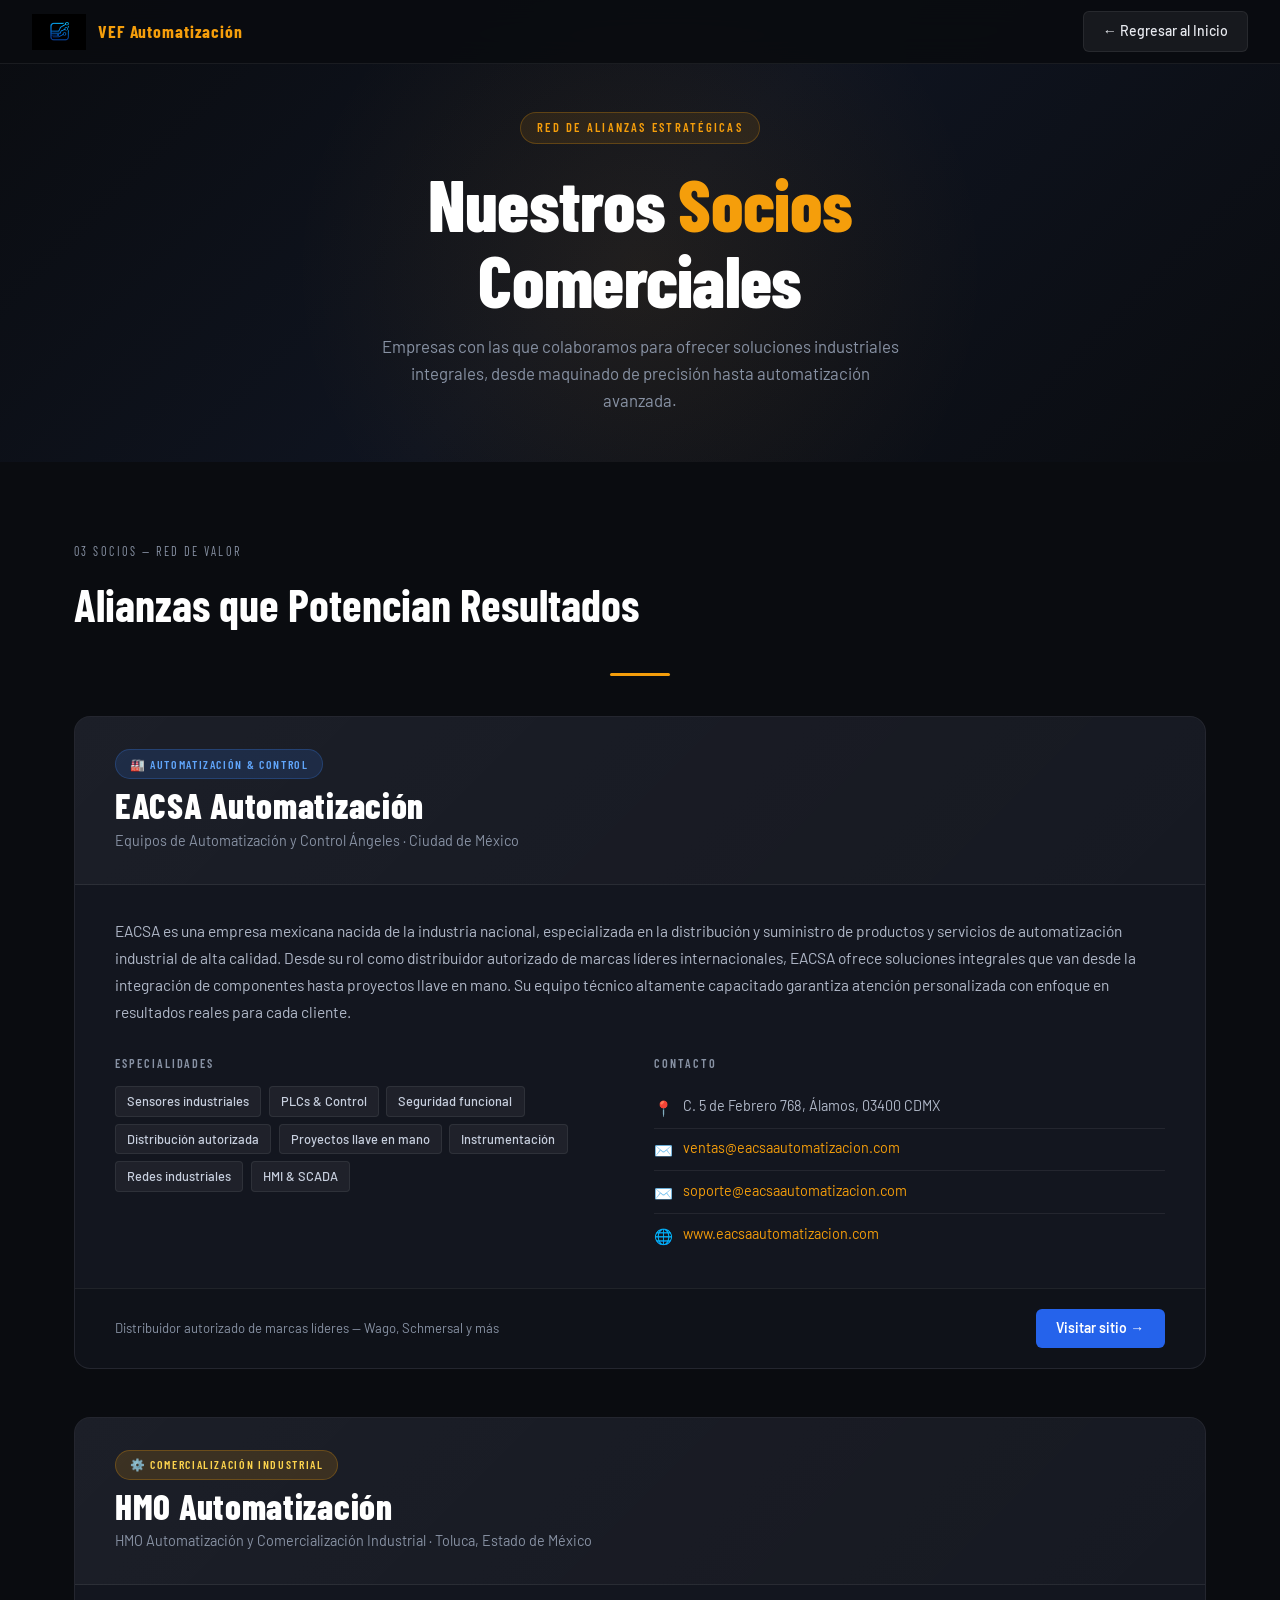
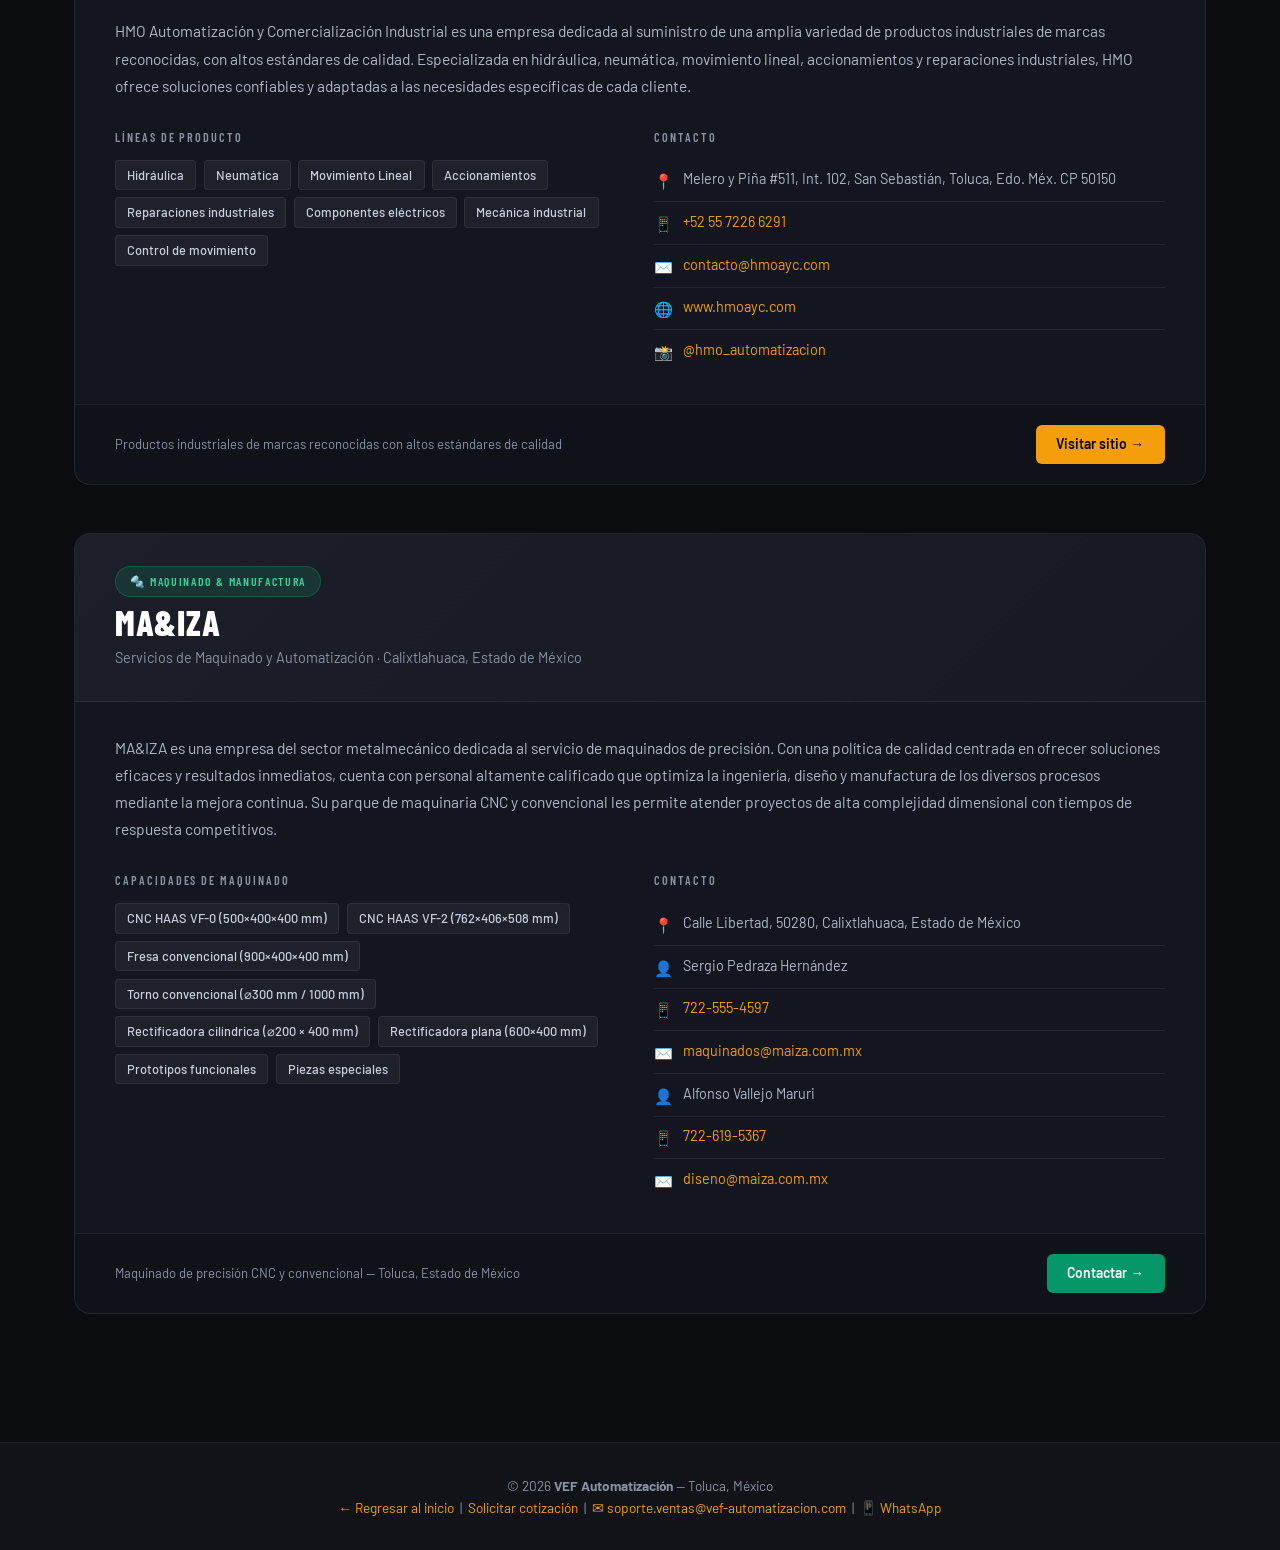
<file: socios.html>
<!DOCTYPE html>
<html lang="es">
<head>
<meta charset="UTF-8">
<meta name="viewport" content="width=device-width, initial-scale=1.0">
<title>Socios Comerciales | VEF Automatización</title>
<link rel="preconnect" href="https://fonts.googleapis.com">
<link href="https://fonts.googleapis.com/css2?family=Barlow+Condensed:wght@400;600;700;800&family=Barlow:wght@300;400;500;600&display=swap" rel="stylesheet">
<link rel="icon" type="image/png" href="images/logo-vef.png">
<style>
/* ════════════════════════════════════════
   VEF — SOCIOS COMERCIALES — CSS RESPONSIVO COMPLETO
════════════════════════════════════════ */
:root {
    --bg:       #0a0c10;
    --bg2:      #111318;
    --bg3:      #181c24;
    --accent:   #f59e0b;
    --accent2:  #3b82f6;
    --accent3:  #10b981;
    --text:     #e8eaf0;
    --muted:    #8892a4;
    --border:   rgba(255,255,255,0.07);
    --card-bg:  #13161f;
    --transition: all 0.25s ease;
}

*, *::before, *::after { margin: 0; padding: 0; box-sizing: border-box; }
html { scroll-behavior: smooth; }
body {
    background: var(--bg);
    color: var(--text);
    font-family: 'Barlow', sans-serif;
    font-weight: 400;
    line-height: 1.6;
    min-height: 100vh;
    overflow-x: hidden;
}
img { max-width: 100%; height: auto; display: block; }
a { color: inherit; text-decoration: none; }
ul { list-style: none; }

/* ════ HEADER ════ */
.header {
    position: fixed;
    top: 0; left: 0; right: 0;
    z-index: 100;
    background: rgba(10,12,16,0.95);
    backdrop-filter: blur(14px);
    border-bottom: 1px solid var(--border);
    height: 64px;
    display: flex;
    align-items: center;
    justify-content: space-between;
    padding: 0 clamp(1rem, 4vw, 2rem);
}
.header-logo {
    display: flex;
    align-items: center;
    gap: 0.75rem;
    text-decoration: none;
    color: var(--text);
    flex-shrink: 0;
}
.header-logo img { height: 36px; width: auto; object-fit: contain; }
.header-logo span {
    font-family: 'Barlow Condensed', sans-serif;
    font-weight: 700;
    font-size: 1.1rem;
    letter-spacing: 0.05em;
    color: var(--accent);
}
.back-btn {
    display: inline-flex;
    align-items: center;
    gap: 0.5rem;
    background: rgba(255,255,255,0.06);
    border: 1px solid var(--border);
    color: var(--text);
    padding: 0.5rem 1.2rem;
    border-radius: 6px;
    font-size: 0.88rem;
    font-weight: 500;
    transition: var(--transition);
    white-space: nowrap;
}
.back-btn:hover { background: rgba(255,255,255,0.12); }

/* ════ HERO ════ */
.hero {
    padding-top: 64px;
    min-height: clamp(260px, 40vw, 340px);
    display: flex;
    align-items: center;
    justify-content: center;
    background: linear-gradient(135deg, #0a0c10 0%, #0f1420 50%, #0a0c10 100%);
    position: relative;
    overflow: hidden;
    text-align: center;
}
.hero::before {
    content: '';
    position: absolute;
    top: -80px; left: 50%;
    transform: translateX(-50%);
    width: 700px; height: 700px;
    background: radial-gradient(ellipse, rgba(245,158,11,0.08) 0%, transparent 70%);
    pointer-events: none;
}
.hero-inner {
    position: relative;
    z-index: 1;
    padding: clamp(2rem, 6vw, 3rem) clamp(1rem, 5vw, 2rem);
    max-width: 680px;
    width: 100%;
}
.hero-eyebrow {
    display: inline-block;
    font-family: 'Barlow Condensed', sans-serif;
    font-size: 0.78rem;
    font-weight: 600;
    letter-spacing: 0.18em;
    text-transform: uppercase;
    color: var(--accent);
    background: rgba(245,158,11,0.1);
    border: 1px solid rgba(245,158,11,0.25);
    padding: 0.3rem 1rem;
    border-radius: 2rem;
    margin-bottom: 1.4rem;
}
.hero h1 {
    font-family: 'Barlow Condensed', sans-serif;
    font-weight: 800;
    font-size: clamp(2rem, 6vw, 4.5rem);
    line-height: 1.05;
    letter-spacing: -0.01em;
    color: #fff;
    margin-bottom: 1rem;
}
.hero h1 em { font-style: normal; color: var(--accent); }
.hero p {
    max-width: 520px;
    margin: 0 auto;
    color: var(--muted);
    font-size: clamp(0.95rem, 2vw, 1.05rem);
}

/* ════ SECTION ════ */
.section {
    padding: clamp(3rem, 7vw, 5rem) clamp(1rem, 4vw, 1.5rem);
    max-width: 1180px;
    margin: 0 auto;
}
.section-label {
    font-family: 'Barlow Condensed', sans-serif;
    font-size: 0.76rem;
    letter-spacing: 0.2em;
    text-transform: uppercase;
    color: var(--muted);
    margin-bottom: 0.5rem;
    display: block;
}
.section-title {
    font-family: 'Barlow Condensed', sans-serif;
    font-weight: 700;
    font-size: clamp(1.6rem, 3.5vw, 2.8rem);
    color: #fff;
    margin-bottom: 2rem;
}
.divider {
    width: 60px; height: 3px;
    background: var(--accent);
    margin: 0 auto 2.5rem;
    border-radius: 2px;
}

/* ════ PARTNER CARD ════ */
.partner-card {
    background: var(--card-bg);
    border: 1px solid var(--border);
    border-radius: 16px;
    overflow: hidden;
    margin-bottom: 3rem;
    transition: border-color 0.3s;
    opacity: 0;
    transform: translateY(30px);
    animation: fadeUp 0.6s ease forwards;
}
.partner-card:nth-child(1) { animation-delay: 0.1s;  --card-accent: var(--accent2); }
.partner-card:nth-child(2) { animation-delay: 0.25s; --card-accent: var(--accent); }
.partner-card:nth-child(3) { animation-delay: 0.4s;  --card-accent: var(--accent3); }
@keyframes fadeUp { to { opacity: 1; transform: none; } }
.partner-card:hover { border-color: var(--card-accent, var(--accent)); }

.card-header {
    background: linear-gradient(135deg, rgba(255,255,255,0.04), rgba(255,255,255,0.01));
    border-bottom: 1px solid var(--border);
    padding: clamp(1.2rem, 4vw, 2rem) clamp(1.2rem, 4vw, 2.5rem);
    display: flex;
    align-items: center;
    gap: 1.2rem;
    flex-wrap: wrap;
}
.card-badge {
    display: inline-flex;
    align-items: center;
    gap: 0.4rem;
    font-family: 'Barlow Condensed', sans-serif;
    font-size: 0.74rem;
    font-weight: 600;
    letter-spacing: 0.14em;
    text-transform: uppercase;
    padding: 0.3rem 0.85rem;
    border-radius: 20px;
    margin-bottom: 0.4rem;
    white-space: nowrap;
}
.badge-blue  { background: rgba(59,130,246,0.15);  color: #60a5fa; border: 1px solid rgba(59,130,246,0.25); }
.badge-amber { background: rgba(245,158,11,0.15);  color: #fcd34d; border: 1px solid rgba(245,158,11,0.25); }
.badge-green { background: rgba(16,185,129,0.15);  color: #34d399; border: 1px solid rgba(16,185,129,0.25); }
.card-title-wrap { flex: 1; min-width: 200px; }
.card-company {
    font-family: 'Barlow Condensed', sans-serif;
    font-weight: 800;
    font-size: clamp(1.4rem, 3vw, 2.2rem);
    color: #fff;
    letter-spacing: 0.02em;
    line-height: 1.1;
}
.card-tagline { color: var(--muted); font-size: clamp(0.82rem, 1.8vw, 0.9rem); margin-top: 0.25rem; }

.card-body {
    padding: clamp(1.2rem, 4vw, 2rem) clamp(1.2rem, 4vw, 2.5rem);
    display: grid;
    grid-template-columns: 1fr 1fr;
    gap: 1.8rem;
}
.card-desc {
    color: #b0b8c8;
    font-size: clamp(0.9rem, 1.8vw, 0.97rem);
    line-height: 1.75;
    grid-column: 1 / -1;
}

.info-block h4 {
    font-family: 'Barlow Condensed', sans-serif;
    font-weight: 600;
    font-size: 0.76rem;
    letter-spacing: 0.16em;
    text-transform: uppercase;
    color: var(--muted);
    margin-bottom: 0.8rem;
}
.tag-list { display: flex; flex-wrap: wrap; gap: 0.45rem; }
.tag {
    background: rgba(255,255,255,0.05);
    border: 1px solid var(--border);
    color: #c8d0df;
    font-size: 0.8rem;
    padding: 0.25rem 0.7rem;
    border-radius: 4px;
    font-weight: 500;
    transition: var(--transition);
}
.tag:hover { background: rgba(255,255,255,0.08); }

.contact-list { list-style: none; }
.contact-list li {
    display: flex;
    align-items: flex-start;
    gap: 0.6rem;
    padding: 0.48rem 0;
    border-bottom: 1px solid var(--border);
    font-size: clamp(0.82rem, 1.8vw, 0.9rem);
    color: #b0b8c8;
}
.contact-list li:last-child { border-bottom: none; }
.contact-list .icon { font-size: 0.95rem; flex-shrink: 0; margin-top: 2px; }
.contact-list a { color: var(--accent); }
.contact-list a:hover { text-decoration: underline; }

.card-footer {
    padding: clamp(0.9rem, 3vw, 1.25rem) clamp(1.2rem, 4vw, 2.5rem);
    background: rgba(0,0,0,0.2);
    border-top: 1px solid var(--border);
    display: flex;
    align-items: center;
    justify-content: space-between;
    flex-wrap: wrap;
    gap: 0.8rem;
}
.card-footer p { font-size: 0.82rem; color: var(--muted); }
.visit-btn {
    display: inline-flex;
    align-items: center;
    gap: 0.4rem;
    padding: 0.52rem 1.3rem;
    border-radius: 6px;
    font-size: 0.87rem;
    font-weight: 600;
    text-decoration: none;
    transition: var(--transition);
    border: none;
    cursor: pointer;
    white-space: nowrap;
}
.visit-btn:hover { opacity: 0.85; transform: translateY(-1px); }
.btn-blue  { background: #2563eb; color: #fff; }
.btn-amber { background: var(--accent); color: #000; }
.btn-green { background: #059669; color: #fff; }

/* ════ FOOTER ════ */
.footer {
    background: var(--bg2);
    border-top: 1px solid var(--border);
    text-align: center;
    padding: 2rem clamp(1rem, 4vw, 2rem);
    color: var(--muted);
    font-size: 0.85rem;
}
.footer a { color: var(--accent); text-decoration: none; }
.footer a:hover { text-decoration: underline; }

/* ════════════════════════════════════════
   RESPONSIVE — TABLET (≤ 768px)
════════════════════════════════════════ */
@media (max-width: 768px) {
    .card-body { grid-template-columns: 1fr; gap: 1.4rem; }
    .divider { margin-left: 0; }
}

/* ════════════════════════════════════════
   RESPONSIVE — MOBILE (≤ 560px)
════════════════════════════════════════ */
@media (max-width: 560px) {
    .header-logo span { display: none; }
    .back-btn { padding: 0.45rem 0.85rem; font-size: 0.82rem; }

    .hero h1 { font-size: clamp(1.8rem, 8vw, 2.6rem); }
    .hero-eyebrow { font-size: 0.72rem; }

    .section-title { font-size: clamp(1.4rem, 6vw, 1.8rem); margin-bottom: 1.5rem; }

    .card-header { flex-direction: column; align-items: flex-start; gap: 0.6rem; }
    .card-footer { flex-direction: column; align-items: stretch; }
    .visit-btn { text-align: center; justify-content: center; }

    .tag { font-size: 0.75rem; padding: 0.22rem 0.6rem; }
}

/* ════════════════════════════════════════
   RESPONSIVE — TINY (≤ 360px)
════════════════════════════════════════ */
@media (max-width: 360px) {
    .hero h1 { font-size: 1.6rem; }
    .card-company { font-size: 1.3rem; }
}
</style>
</head>
<body>

<!-- HEADER -->
<header class="header">
    <a href="index.html" class="header-logo">
        <img src="assets/VEF.png" alt="VEF Automatización">
        <span>VEF Automatización</span>
    </a>
    <a href="index.html" class="back-btn">← Regresar al Inicio</a>
</header>

<!-- HERO -->
<section class="hero">
    <div class="hero-inner">
        <span class="hero-eyebrow">Red de Alianzas Estratégicas</span>
        <h1>Nuestros <em>Socios</em><br>Comerciales</h1>
        <p>Empresas con las que colaboramos para ofrecer soluciones industriales integrales, desde maquinado de precisión hasta automatización avanzada.</p>
    </div>
</section>

<!-- PARTNERS -->
<main class="section">
    <span class="section-label">03 Socios — Red de Valor</span>
    <h2 class="section-title">Alianzas que Potencian Resultados</h2>
    <div class="divider"></div>

    <!-- ── EACSA ── -->
    <article class="partner-card">
        <div class="card-header">
            <div class="card-title-wrap">
                <span class="card-badge badge-blue">🏭 Automatización &amp; Control</span>
                <div class="card-company">EACSA Automatización</div>
                <div class="card-tagline">Equipos de Automatización y Control Ángeles · Ciudad de México</div>
            </div>
        </div>
        <div class="card-body">
            <p class="card-desc">
                EACSA es una empresa mexicana nacida de la industria nacional, especializada en la distribución y suministro de productos y servicios de automatización industrial de alta calidad. Desde su rol como distribuidor autorizado de marcas líderes internacionales, EACSA ofrece soluciones integrales que van desde la integración de componentes hasta proyectos llave en mano. Su equipo técnico altamente capacitado garantiza atención personalizada con enfoque en resultados reales para cada cliente.
            </p>
            <div class="info-block">
                <h4>Especialidades</h4>
                <div class="tag-list">
                    <span class="tag">Sensores industriales</span>
                    <span class="tag">PLCs &amp; Control</span>
                    <span class="tag">Seguridad funcional</span>
                    <span class="tag">Distribución autorizada</span>
                    <span class="tag">Proyectos llave en mano</span>
                    <span class="tag">Instrumentación</span>
                    <span class="tag">Redes industriales</span>
                    <span class="tag">HMI &amp; SCADA</span>
                </div>
            </div>
            <div class="info-block">
                <h4>Contacto</h4>
                <ul class="contact-list">
                    <li><span class="icon">📍</span> C. 5 de Febrero 768, Álamos, 03400 CDMX</li>
                    <li><span class="icon">✉️</span> <a href="mailto:ventas@eacsaautomatizacion.com">ventas@eacsaautomatizacion.com</a></li>
                    <li><span class="icon">✉️</span> <a href="mailto:soporte@eacsaautomatizacion.com">soporte@eacsaautomatizacion.com</a></li>
                    <li><span class="icon">🌐</span> <a href="https://www.eacsaautomatizacion.com" target="_blank" rel="noopener">www.eacsaautomatizacion.com</a></li>
                </ul>
            </div>
        </div>
        <div class="card-footer">
            <p>Distribuidor autorizado de marcas líderes — Wago, Schmersal y más</p>
            <a href="https://www.eacsaautomatizacion.com" target="_blank" rel="noopener" class="visit-btn btn-blue">Visitar sitio →</a>
        </div>
    </article>

    <!-- ── HMO ── -->
    <article class="partner-card">
        <div class="card-header">
            <div class="card-title-wrap">
                <span class="card-badge badge-amber">⚙️ Comercialización Industrial</span>
                <div class="card-company">HMO Automatización</div>
                <div class="card-tagline">HMO Automatización y Comercialización Industrial · Toluca, Estado de México</div>
            </div>
        </div>
        <div class="card-body">
            <p class="card-desc">
                HMO Automatización y Comercialización Industrial es una empresa dedicada al suministro de una amplia variedad de productos industriales de marcas reconocidas, con altos estándares de calidad. Especializada en hidráulica, neumática, movimiento lineal, accionamientos y reparaciones industriales, HMO ofrece soluciones confiables y adaptadas a las necesidades específicas de cada cliente.
            </p>
            <div class="info-block">
                <h4>Líneas de Producto</h4>
                <div class="tag-list">
                    <span class="tag">Hidráulica</span>
                    <span class="tag">Neumática</span>
                    <span class="tag">Movimiento Lineal</span>
                    <span class="tag">Accionamientos</span>
                    <span class="tag">Reparaciones industriales</span>
                    <span class="tag">Componentes eléctricos</span>
                    <span class="tag">Mecánica industrial</span>
                    <span class="tag">Control de movimiento</span>
                </div>
            </div>
            <div class="info-block">
                <h4>Contacto</h4>
                <ul class="contact-list">
                    <li><span class="icon">📍</span> Melero y Piña #511, Int. 102, San Sebastián, Toluca, Edo. Méx. CP 50150</li>
                    <li><span class="icon">📱</span> <a href="tel:5572266291">+52 55 7226 6291</a></li>
                    <li><span class="icon">✉️</span> <a href="mailto:contacto@hmoayc.com">contacto@hmoayc.com</a></li>
                    <li><span class="icon">🌐</span> <a href="http://www.hmoayc.com" target="_blank" rel="noopener">www.hmoayc.com</a></li>
                    <li><span class="icon">📸</span> <a href="https://www.instagram.com/hmo_automatizacion/" target="_blank" rel="noopener">@hmo_automatizacion</a></li>
                </ul>
            </div>
        </div>
        <div class="card-footer">
            <p>Productos industriales de marcas reconocidas con altos estándares de calidad</p>
            <a href="http://www.hmoayc.com" target="_blank" rel="noopener" class="visit-btn btn-amber">Visitar sitio →</a>
        </div>
    </article>

    <!-- ── MA&IZA ── -->
    <article class="partner-card">
        <div class="card-header">
            <div class="card-title-wrap">
                <span class="card-badge badge-green">🔩 Maquinado &amp; Manufactura</span>
                <div class="card-company">MA&amp;IZA</div>
                <div class="card-tagline">Servicios de Maquinado y Automatización · Calixtlahuaca, Estado de México</div>
            </div>
        </div>
        <div class="card-body">
            <p class="card-desc">
                MA&amp;IZA es una empresa del sector metalmecánico dedicada al servicio de maquinados de precisión. Con una política de calidad centrada en ofrecer soluciones eficaces y resultados inmediatos, cuenta con personal altamente calificado que optimiza la ingeniería, diseño y manufactura de los diversos procesos mediante la mejora continua. Su parque de maquinaria CNC y convencional les permite atender proyectos de alta complejidad dimensional con tiempos de respuesta competitivos.
            </p>
            <div class="info-block">
                <h4>Capacidades de Maquinado</h4>
                <div class="tag-list">
                    <span class="tag">CNC HAAS VF-0 (500×400×400 mm)</span>
                    <span class="tag">CNC HAAS VF-2 (762×406×508 mm)</span>
                    <span class="tag">Fresa convencional (900×400×400 mm)</span>
                    <span class="tag">Torno convencional (⌀300 mm / 1000 mm)</span>
                    <span class="tag">Rectificadora cilíndrica (⌀200 × 400 mm)</span>
                    <span class="tag">Rectificadora plana (600×400 mm)</span>
                    <span class="tag">Prototipos funcionales</span>
                    <span class="tag">Piezas especiales</span>
                </div>
            </div>
            <div class="info-block">
                <h4>Contacto</h4>
                <ul class="contact-list">
                    <li><span class="icon">📍</span> Calle Libertad, 50280, Calixtlahuaca, Estado de México</li>
                    <li><span class="icon">👤</span> Sergio Pedraza Hernández</li>
                    <li><span class="icon">📱</span> <a href="tel:7225554597">722-555-4597</a></li>
                    <li><span class="icon">✉️</span> <a href="mailto:maquinados@maiza.com.mx">maquinados@maiza.com.mx</a></li>
                    <li><span class="icon">👤</span> Alfonso Vallejo Maruri</li>
                    <li><span class="icon">📱</span> <a href="tel:7226195367">722-619-5367</a></li>
                    <li><span class="icon">✉️</span> <a href="mailto:diseno@maiza.com.mx">diseno@maiza.com.mx</a></li>
                </ul>
            </div>
        </div>
        <div class="card-footer">
            <p>Maquinado de precisión CNC y convencional — Toluca, Estado de México</p>
            <a href="mailto:maquinados@maiza.com.mx" class="visit-btn btn-green">Contactar →</a>
        </div>
    </article>
</main>

<!-- FOOTER -->
<footer class="footer">
    <p>
        &copy; 2026 <strong>VEF Automatización</strong> — Toluca, México<br>
        <a href="index.html">← Regresar al inicio</a> &nbsp;|&nbsp;
        <a href="cotizacion.html">Solicitar cotización</a> &nbsp;|&nbsp;
        <a href="mailto:soporte.ventas@vef-automatizacion.com">✉ soporte.ventas@vef-automatizacion.com</a> &nbsp;|&nbsp;
        <a href="https://wa.me/527221157792">📱 WhatsApp</a>
    </p>
</footer>

</body>
</html>
</file>
<file: css/Style.css>
/* ═══════════════════════════════════
   VARIABLES — idénticas al style.css
═══════════════════════════════════ */
:root {
    --primary-dark:   #0A2A29;
    --primary-medium: #145A53;
    --primary-light:  #2A8B7C;
    --secondary:      #F4B740;
    --neutral-light:  #F5F7FA;
    --neutral-dark:   #1E2A2A;
    --white:          #FFFFFF;
    --gray:           #E8ECF0;
    --shadow:         0 10px 30px rgba(10,42,41,0.1);
    --transition:     all 0.3s ease;
}

*,*::before,*::after { margin:0; padding:0; box-sizing:border-box; }
html { scroll-behavior:smooth; }
body {
    font-family: 'Segoe UI', Tahoma, Geneva, Verdana, sans-serif;
    line-height: 1.6;
    color: var(--neutral-dark);
    overflow-x: hidden;
}

/* ── CONTAINER ── */
.container { max-width:1200px; margin:0 auto; padding:0 20px; }

/* ══════════════════════════════════
   HEADER — fondo blanco fijo
══════════════════════════════════ */
.header {
    position: fixed;
    width: 100%;
    top: 0;
    z-index: 1000;
    background: var(--white);
    box-shadow: 0 2px 20px rgba(10,42,41,0.08);
    padding: 0.8rem 0;
}
.navbar {
    display: flex;
    justify-content: space-between;
    align-items: center;
    padding: 0 5%;
    max-width: 1400px;
    margin: 0 auto;
}
.logo-container {
    display: flex;
    align-items: center;
    gap: 20px;
    flex-shrink: 0;
    text-decoration: none;
}
.logo-container img {
    height: 80px;
    width: auto;
    object-fit: contain;
}
.slogan {
    font-size: 1rem;
    color: var(--primary-medium);
    font-weight: 500;
    letter-spacing: 2px;
    text-transform: uppercase;
    border-left: 2px solid var(--primary-light);
    padding-left: 18px;
    line-height: 1.4;
}
.nav-menu {
    display: flex;
    list-style: none;
    gap: 2rem;
    align-items: center;
}
.nav-menu a {
    text-decoration: none;
    color: var(--neutral-dark);
    font-weight: 500;
    transition: var(--transition);
    position: relative;
    font-size: 1rem;
}
.nav-menu a:hover,
.nav-menu a.active { color: var(--primary-medium); }
.nav-menu a.active::after {
    content: '';
    position: absolute;
    bottom: -5px; left: 0;
    width: 100%; height: 2px;
    background: var(--primary-medium);
}
/* dropdown */
.dropdown { position: relative; }
.dropdown-content {
    display: none;
    position: absolute;
    background: var(--white);
    min-width: 200px;
    box-shadow: var(--shadow);
    border-radius: 8px;
    z-index: 1;
    top: 100%; left: 0;
}
.dropdown-content a {
    color: var(--neutral-dark);
    padding: 12px 16px;
    display: block;
    transition: var(--transition);
}
.dropdown-content a:hover {
    background: var(--primary-light);
    color: var(--white);
}
.dropdown:hover .dropdown-content { display: block; }

/* hamburger */
.hamburger { display: none; cursor: pointer; background: none; border: none; }
.bar {
    display: block; width: 25px; height: 3px;
    margin: 5px auto;
    background: var(--neutral-dark);
    transition: var(--transition);
}

/* ══════════════════════════════════
   HERO — video fondo + overlay verde
══════════════════════════════════ */
.hero {
    position: relative;
    height: 100vh;
    min-height: 600px;
    display: flex;
    align-items: center;
    justify-content: center;
    text-align: center;
    color: var(--white);
    margin-top: 98px;
    overflow: hidden;
}
.video-container {
    position: absolute;
    top: 0; left: 0;
    width: 100%; height: 100%;
    overflow: hidden;
    /* Fondo de respaldo si el video no carga */
    background: linear-gradient(135deg, #0A2A29 0%, #145A53 100%);
}
/* iframe de YouTube como fondo (generado por YouTube API) */
.video-container iframe,
.video-container #ytPlayer,
#ytPlayer iframe {
    position: absolute;
    top: 50%; left: 50%;
    width: 177.78vh;
    height: 100vh;
    min-width: 100%;
    min-height: 56.25vw;
    transform: translate(-50%,-50%);
    pointer-events: none;
    border: none;
}
/* Video MP4 local (alternativa) */
.video-container video {
    position: absolute;
    top: 50%; left: 50%;
    width: 177.78vh;
    height: 100vh;
    min-width: 100%;
    min-height: 56.25vw;
    transform: translate(-50%,-50%);
    object-fit: cover;
}
.overlay {
    position: absolute;
    top: 0; left: 0;
    width: 100%; height: 100%;
    background: linear-gradient(135deg, rgba(10,42,41,0.92) 0%, rgba(20,90,83,0.82) 100%);
}
.hero-content {
    position: relative;
    z-index: 2;
    max-width: 900px;
    padding: 0 20px;
}
.hero-content h1 {
    font-size: 3.8rem;
    font-weight: 700;
    margin-bottom: 1rem;
    animation: fadeInUp 1s ease;
    line-height: 1.1;
}
.hero-content h1 span {
    color: var(--secondary);
    display: block;
    font-size: 2.8rem;
    margin-top: 0.3rem;
}
.hero-content p {
    font-size: 1.2rem;
    margin-bottom: 2.5rem;
    opacity: 0.92;
    animation: fadeInUp 1s ease 0.2s both;
}
/* VEF badges */
.hero-vef {
    display: flex;
    justify-content: center;
    gap: 3rem;
    margin-bottom: 2.5rem;
    animation: fadeInUp 1s ease 0.3s both;
}
.vef-item { text-align: center; }
.vef-letter {
    display: block;
    font-size: 3rem;
    font-weight: 700;
    color: var(--secondary);
    line-height: 1;
}
.vef-word {
    display: block;
    font-size: 0.8rem;
    text-transform: uppercase;
    letter-spacing: 2px;
    color: rgba(255,255,255,0.75);
    margin-top: 4px;
}
.hero-buttons {
    animation: fadeInUp 1s ease 0.4s both;
    display: flex;
    justify-content: center;
    gap: 15px;
    flex-wrap: wrap;
}
/* BTN base */
.btn {
    display: inline-block;
    padding: 14px 35px;
    border-radius: 50px;
    text-decoration: none;
    font-weight: 600;
    transition: var(--transition);
    font-size: 1rem;
    cursor: pointer;
    border: 2px solid transparent;
}
.btn-primary {
    background: var(--primary-light);
    color: var(--white);
    border-color: var(--primary-light);
}
.btn-primary:hover {
    background: var(--primary-medium);
    border-color: var(--primary-medium);
    transform: translateY(-3px);
    box-shadow: 0 10px 25px rgba(0,0,0,0.2);
}
.btn-secondary {
    background: transparent;
    color: var(--white);
    border-color: var(--white);
}
.btn-secondary:hover {
    background: var(--white);
    color: var(--primary-dark);
    transform: translateY(-3px);
}

/* ══════════════════════════════════
   STATS BAR
══════════════════════════════════ */
.stats-bar {
    background: var(--primary-dark);
    padding: 0;
}
.stats-inner {
    display: flex;
    max-width: 1200px;
    margin: 0 auto;
}
.stat-block {
    flex: 1;
    padding: 2rem 1.5rem;
    border-right: 1px solid rgba(255,255,255,0.1);
    text-align: center;
    transition: var(--transition);
}
.stat-block:last-child { border-right: none; }
.stat-block:hover { background: rgba(255,255,255,0.05); }
.stat-n {
    display: block;
    font-size: 1.4rem;
    font-weight: 700;
    color: var(--secondary);
    line-height: 1.2;
}
.stat-l {
    display: block;
    font-size: 0.75rem;
    letter-spacing: .1em;
    text-transform: uppercase;
    color: rgba(255,255,255,0.65);
    margin-top: .3rem;
}

/* ══════════════════════════════════
   SECCIONES GENERALES
══════════════════════════════════ */
.section { padding: 80px 0; }
.section-alt { background: var(--neutral-light); }
.section-dark {
    background: linear-gradient(135deg, var(--primary-dark), var(--primary-medium));
    color: var(--white);
}

.section-title {
    text-align: center;
    font-size: 2.5rem;
    color: var(--primary-dark);
    margin-bottom: 3rem;
    position: relative;
    padding-bottom: 1rem;
}
.section-title::after {
    content: '';
    position: absolute;
    bottom: 0; left: 50%;
    transform: translateX(-50%);
    width: 80px; height: 3px;
    background: var(--secondary);
}
.section-dark .section-title { color: var(--white); }

.section-tag-label {
    display: inline-block;
    background: var(--primary-light);
    color: var(--white);
    padding: 5px 15px;
    border-radius: 50px;
    font-size: 0.82rem;
    font-weight: 600;
    letter-spacing: 1px;
    margin-bottom: 1rem;
    text-transform: uppercase;
}

/* ══════════════════════════════════
   01 MISIÓN & VISIÓN
══════════════════════════════════ */
.mv-grid {
    display: grid;
    grid-template-columns: 1fr 1fr;
    gap: 40px;
}
.mv-card {
    background: var(--white);
    border-radius: 20px;
    padding: 40px;
    box-shadow: var(--shadow);
    transition: var(--transition);
    position: relative;
    overflow: hidden;
}
.mv-card::before {
    content: '';
    position: absolute;
    top: 0; left: 0;
    width: 100%; height: 5px;
    background: var(--primary-light);
}
.mv-card.vision-card::before { background: var(--secondary); }
.mv-card:hover { transform: translateY(-8px); box-shadow: 0 25px 50px rgba(10,42,41,0.15); }
.mv-icon-wrap {
    width: 65px; height: 65px;
    background: var(--neutral-light);
    border-radius: 50%;
    display: flex; align-items: center; justify-content: center;
    margin-bottom: 1.5rem;
    font-size: 2rem;
}
.mv-card h3 {
    font-size: 1.8rem;
    color: var(--primary-dark);
    margin-bottom: 1.2rem;
}
.mv-quote {
    font-style: italic;
    color: var(--neutral-dark);
    border-left: 3px solid var(--primary-light);
    padding-left: 1rem;
    margin-bottom: 1.5rem;
    line-height: 1.7;
    opacity: 0.85;
}
.mv-list { list-style: none; }
.mv-list li {
    padding: 6px 0 6px 22px;
    position: relative;
    color: var(--neutral-dark);
    font-size: 0.95rem;
}
.mv-list li::before {
    content: '▹';
    position: absolute; left: 0;
    color: var(--primary-light);
    font-weight: bold;
}

/* ══════════════════════════════════
   02 VALORES
══════════════════════════════════ */
.valores-grid {
    display: grid;
    grid-template-columns: repeat(3, 1fr);
    gap: 30px;
    margin-bottom: 50px;
}
.valor-card {
    background: var(--white);
    border-radius: 20px;
    padding: 30px;
    box-shadow: var(--shadow);
    border: 1px solid var(--gray);
    transition: var(--transition);
    text-align: center;
}
.valor-card:hover { transform: translateY(-8px); border-color: var(--primary-light); box-shadow: 0 20px 40px rgba(10,42,41,0.12); }
.valor-ico {
    width: 70px; height: 70px;
    background: linear-gradient(135deg, var(--primary-light), var(--primary-medium));
    border-radius: 20px;
    display: flex; align-items: center; justify-content: center;
    margin: 0 auto 1.2rem;
    font-size: 1.8rem;
    font-weight: 800;
    color: var(--white);
}
.valor-card h3 { color: var(--primary-dark); font-size: 1.4rem; margin-bottom: .8rem; }
.valor-card p { color: var(--neutral-dark); line-height: 1.7; opacity: .85; }

/* Principios */
.principios-grid {
    display: grid;
    grid-template-columns: repeat(4, 1fr);
    gap: 20px;
}
.principio-card {
    background: var(--white);
    border-radius: 15px;
    padding: 25px 20px;
    box-shadow: var(--shadow);
    border-top: 3px solid transparent;
    transition: var(--transition);
}
.principio-card:hover { border-top-color: var(--primary-light); transform: translateY(-5px); }
.principio-card h4 { font-size: 1rem; margin-bottom: .6rem; text-transform: uppercase; letter-spacing: .05em; }
.principio-card p { font-size: .88rem; color: var(--neutral-dark); line-height: 1.6; opacity: .85; }

/* ══════════════════════════════════
   03 DIFERENCIACIÓN
══════════════════════════════════ */
.diff-table-wrap { overflow-x: auto; border-radius: 15px; box-shadow: var(--shadow); margin-bottom: 2rem; }
.diff-table { width: 100%; border-collapse: collapse; min-width: 600px; background: var(--white); }
.diff-table thead { background: var(--primary-dark); color: var(--white); }
.diff-table th { padding: 18px 20px; font-size: 1rem; font-weight: 600; text-align: left; }
.diff-table td {
    padding: 16px 20px;
    border-bottom: 1px solid var(--gray);
    font-size: .92rem;
    color: var(--neutral-dark);
}
.diff-table tr:last-child td { border-bottom: none; }
.diff-table tbody tr:hover { background: var(--neutral-light); }
.check { color: #28a745; font-weight: bold; margin-right: 8px; }
.cross { color: #dc3545; font-weight: bold; margin-right: 8px; }

.highlight-box {
    background: linear-gradient(135deg, var(--primary-dark), var(--primary-medium));
    color: var(--white);
    padding: 35px 40px;
    border-radius: 20px;
    text-align: center;
    font-size: 1.35rem;
    font-weight: 500;
    line-height: 1.6;
    margin: 2rem 0;
    box-shadow: 0 20px 40px rgba(10,42,41,0.25);
}
.lemas-container {
    display: flex;
    justify-content: center;
    gap: 25px;
    margin-top: 2rem;
    flex-wrap: wrap;
}
.lema-card {
    background: var(--neutral-light);
    padding: 1.5rem 2rem;
    border: 1px solid rgba(42,139,124,.2);
    border-radius: 15px;
    transition: var(--transition);
    max-width: 340px;
    text-align: center;
}
.lema-card:hover { transform: translateY(-5px); box-shadow: var(--shadow); border-color: var(--primary-light); }
.lema-cat {
    color: var(--primary-medium);
    display: block;
    font-size: .8rem;
    text-transform: uppercase;
    letter-spacing: 1px;
    margin-bottom: .6rem;
}
.lema-txt { color: var(--primary-dark); font-size: 1.1rem; font-weight: 600; line-height: 1.4; }

/* ══════════════════════════════════
   04 SERVICIOS / PILARES
══════════════════════════════════ */
.pillars-grid {
    display: grid;
    grid-template-columns: repeat(auto-fit, minmax(280px, 1fr));
    gap: 25px;
}
.pillar-card {
    background: var(--white);
    border-radius: 20px;
    padding: 30px;
    box-shadow: var(--shadow);
    border: 1px solid var(--gray);
    transition: var(--transition);
    position: relative;
    overflow: hidden;
    display: flex; flex-direction: column;
}
.pillar-card:hover { transform: translateY(-8px); border-color: var(--primary-light); box-shadow: 0 20px 40px rgba(10,42,41,0.12); }
.pillar-card::before {
    content: '';
    position: absolute; top: 0; left: 0; right: 0; height: 4px;
    background: linear-gradient(90deg, var(--primary-light), var(--secondary));
    transform: scaleX(0); transition: transform .3s ease;
}
.pillar-card:hover::before { transform: scaleX(1); }
.pillar-num {
    position: absolute; top: 18px; right: 18px;
    font-size: 3rem; font-weight: 800;
    color: var(--gray); opacity: .6; line-height: 1;
    transition: var(--transition);
}
.pillar-card:hover .pillar-num { color: var(--primary-light); opacity: .2; }
.pillar-bar { width: 40px; height: 3px; background: var(--primary-light); margin-bottom: 1rem; }
.pillar-card h3 { color: var(--primary-dark); font-size: 1.2rem; margin-bottom: 1rem; padding-right: 35px; }
.pillar-list { list-style: none; flex-grow: 1; margin-bottom: 1.5rem; }
.pillar-list li {
    padding: 6px 0 6px 22px;
    position: relative;
    font-size: .88rem;
    color: var(--neutral-dark); line-height: 1.6;
}
.pillar-list li::before { content: '▹'; position: absolute; left: 0; color: var(--primary-light); font-weight: bold; }
.pillar-deliverable {
    background: var(--neutral-light);
    padding: 12px 15px;
    border-radius: 10px;
    font-size: .85rem;
    color: var(--primary-dark);
    border-left: 3px solid var(--primary-light);
    margin-top: auto;
}

/* ══════════════════════════════════
   MANIFIESTO (dark band)
══════════════════════════════════ */
.manifesto-band {
    background: linear-gradient(135deg, var(--primary-dark), var(--primary-medium));
    padding: 70px 0;
    text-align: center;
    color: var(--white);
    position: relative; overflow: hidden;
}
.manifesto-band::before {
    content: '"';
    position: absolute; top: -2rem; left: 2rem;
    font-size: 18rem; font-weight: 700;
    opacity: .06; line-height: 1;
    font-family: serif;
}
.manifesto-band p {
    font-size: 1.4rem; line-height: 1.8;
    max-width: 850px; margin: 0 auto 1.5rem;
    position: relative; z-index: 1;
}
.manifesto-band p strong { color: var(--secondary); }
.manifesto-close {
    font-size: 1.2rem; font-weight: 600;
    text-transform: uppercase; letter-spacing: .12em;
    color: var(--secondary);
    position: relative; z-index: 1;
}

/* ══════════════════════════════════
   05 SISTEMAS LEGACY
══════════════════════════════════ */
.legacy-intro {
    max-width: 750px; margin: 0 auto 3rem; text-align: center;
    color: var(--neutral-dark); font-size: 1.05rem; line-height: 1.8; opacity: .85;
}
.legacy-grid {
    display: grid;
    grid-template-columns: repeat(auto-fit, minmax(260px, 1fr));
    gap: 20px; margin-bottom: 2rem;
}
.legacy-card {
    background: var(--white);
    border-radius: 15px;
    padding: 25px;
    box-shadow: var(--shadow);
    border-top: 3px solid var(--primary-light);
    transition: var(--transition);
}
.legacy-card:hover { transform: translateY(-5px); box-shadow: 0 15px 35px rgba(10,42,41,0.12); }
.legacy-brand {
    font-size: 1.1rem; font-weight: 700;
    color: var(--primary-dark);
    text-transform: uppercase; letter-spacing: .06em;
    padding-bottom: .8rem; margin-bottom: 1rem;
    border-bottom: 1px solid var(--gray);
}
.legacy-list { list-style: none; }
.legacy-list li {
    padding: .5rem 0;
    border-bottom: 1px solid rgba(232,236,240,.7);
}
.legacy-list li:last-child { border-bottom: none; }
.legacy-model { display: block; font-weight: 600; color: var(--primary-dark); font-size: .95rem; }
.legacy-sub { display: block; font-size: .8rem; color: var(--primary-medium); margin-top: 2px; }
.legacy-cta {
    background: linear-gradient(135deg, var(--primary-dark), var(--primary-medium));
    border-radius: 15px;
    padding: 25px 35px;
    display: flex; align-items: center; justify-content: space-between;
    flex-wrap: wrap; gap: 1rem;
    color: var(--white);
}
.legacy-cta p { font-size: 1rem; opacity: .9; }
.legacy-cta a {
    background: var(--secondary);
    color: var(--primary-dark);
    padding: 10px 25px;
    border-radius: 50px;
    text-decoration: none;
    font-weight: 700;
    transition: var(--transition);
}
.legacy-cta a:hover { background: var(--white); transform: translateY(-2px); }

/* ══════════════════════════════════
   06 CARRUSEL
══════════════════════════════════ */
.carrusel-wrap {
    position: relative; overflow: hidden; margin: 2.5rem 0;
}
.carrusel-wrap::before,
.carrusel-wrap::after {
    content: ''; position: absolute; top: 0; width: 100px; height: 100%; z-index: 2; pointer-events: none;
}
.carrusel-wrap::before { left: 0; background: linear-gradient(to right, var(--neutral-light), transparent); }
.carrusel-wrap::after  { right: 0; background: linear-gradient(to left, var(--neutral-light), transparent); }
.carrusel-track {
    display: flex; gap: 20px;
    animation: marquee 55s linear infinite;
    width: max-content;
}
@keyframes marquee {
    from { transform: translateX(0); }
    to   { transform: translateX(-50%); }
}
/* Tarjeta uniforme para cada logo: mismo tamaño, logo centrado sin recortar */
.marca-tile {
    flex-shrink: 0;
    width: 200px; height: 110px;
    display: flex; align-items: center; justify-content: center;
    padding: 18px 22px;
    background: var(--white);
    border: 2px solid var(--gray);
    border-radius: 12px;
    transition: var(--transition);
}
.carrusel-img {
    max-width: 100%; max-height: 64px;
    width: auto; height: auto;
    object-fit: contain;
    filter: grayscale(1) opacity(.75);
    transition: var(--transition);
}
.marca-tile:hover { border-color: var(--primary-light); transform: translateY(-4px); box-shadow: var(--shadow); }
.marca-tile:hover .carrusel-img { filter: none; }
.carrusel-wrap { padding: 8px 0; }
@media (max-width: 600px) {
    .marca-tile { width: 150px; height: 86px; padding: 14px 16px; }
    .carrusel-img { max-height: 48px; }
}

.carrusel-caption {
    text-align: center;
    font-size: .8rem; letter-spacing: .15em;
    text-transform: uppercase;
    color: var(--primary-medium);
    margin-top: .5rem;
}

/* ══════════════════════════════════
   FOOTER
══════════════════════════════════ */
.footer {
    background: var(--primary-dark);
    color: var(--white);
    padding: 60px 0 20px;
}
.footer-grid {
    display: grid;
    grid-template-columns: 2fr 1fr 1fr 1fr;
    gap: 40px; margin-bottom: 40px;
}
.footer-logo-wrap {
    display: flex; align-items: center; gap: 12px;
    margin-bottom: 1rem;
}
.footer-logo-wrap img { height: 55px; width: auto; object-fit: contain; }
.footer-brand {
    font-size: 1.2rem; font-weight: 700;
    color: var(--white);
    text-transform: uppercase; letter-spacing: .05em;
}
.footer-tagline {
    font-style: italic; color: rgba(255,255,255,.65);
    font-size: .9rem; margin-bottom: 1.5rem;
}
.footer-contact-item {
    font-size: .88rem; color: rgba(255,255,255,.8);
    margin-bottom: .5rem; display: flex; align-items: flex-start; gap: .5rem;
}
.footer-contact-item a { color: rgba(255,255,255,.8); text-decoration: none; transition: var(--transition); }
.footer-contact-item a:hover { color: var(--secondary); }

.footer-col h5 {
    font-size: .9rem; font-weight: 700;
    letter-spacing: .12em; text-transform: uppercase;
    color: var(--secondary); margin-bottom: 1.2rem;
}
.footer-col ul { list-style: none; }
.footer-col ul li { margin-bottom: .6rem; }
.footer-col ul li a {
    color: rgba(255,255,255,.75);
    text-decoration: none;
    font-size: .88rem;
    transition: var(--transition);
}
.footer-col ul li a:hover { color: var(--secondary); padding-left: 5px; }

.footer-bottom {
    border-top: 1px solid rgba(255,255,255,.1);
    padding-top: 20px;
    display: flex; justify-content: space-between; align-items: center;
    flex-wrap: wrap; gap: 1rem;
}
.footer-copy { font-size: .82rem; color: rgba(255,255,255,.55); }

/* ══════════════════════════════════
   REVEAL
══════════════════════════════════ */
.reveal {
    animation: revealFade 0.7s ease both;
}
@keyframes revealFade {
    from { opacity: 0; transform: translateY(28px); }
    to   { opacity: 1; transform: none; }
}
/* Mantener compatibilidad con JS si se usa */
.reveal.active { opacity: 1; transform: none; }

/* ══════════════════════════════════
   ANIMACIONES
══════════════════════════════════ */
@keyframes fadeInUp {
    from { opacity: 0; transform: translateY(30px); }
    to   { opacity: 1; transform: translateY(0); }
}

/* ══════════════════════════════════
   RESPONSIVE
══════════════════════════════════ */
@media (max-width: 900px) {
    .hamburger { display: block; }
    .nav-menu {
        position: fixed; left: -100%; top: 98px;
        gap: 0; flex-direction: column;
        background: var(--white); width: 100%;
        text-align: center; transition: .3s;
        box-shadow: 0 10px 20px rgba(0,0,0,.1);
        padding: 2rem 0;
    }
    .nav-menu.active { left: 0; }
    .nav-menu li { margin: 1rem 0; }
    .mv-grid { grid-template-columns: 1fr; }
    .valores-grid { grid-template-columns: 1fr 1fr; }
    .principios-grid { grid-template-columns: 1fr 1fr; }
    .footer-grid { grid-template-columns: 1fr 1fr; }
    .stats-inner { flex-wrap: wrap; }
    .stat-block { flex: 0 0 50%; border-bottom: 1px solid rgba(255,255,255,.1); }
}
@media (max-width: 600px) {
    .hero-content h1 { font-size: 2.4rem; }
    .hero-content h1 span { font-size: 1.8rem; }
    .valores-grid { grid-template-columns: 1fr; }
    .principios-grid { grid-template-columns: 1fr; }
    .footer-grid { grid-template-columns: 1fr; }
    .hero-vef { gap: 1.5rem; }
    .slogan { display: none; }
}
/* ── NO-JS FALLBACK ──
   Si main.js no carga, mostrar todo el contenido */
.no-js .reveal { opacity: 1 !important; transform: none !important; }

/* Menú "Más" en celular: se abre con tap (main.js agrega .open) */
@media (max-width: 900px) {
    .dropdown:hover .dropdown-content { display: none; }
    .dropdown.open .dropdown-content { display: block; position: static; box-shadow: none; background: transparent; padding-left: 1rem; }
}
</file>
